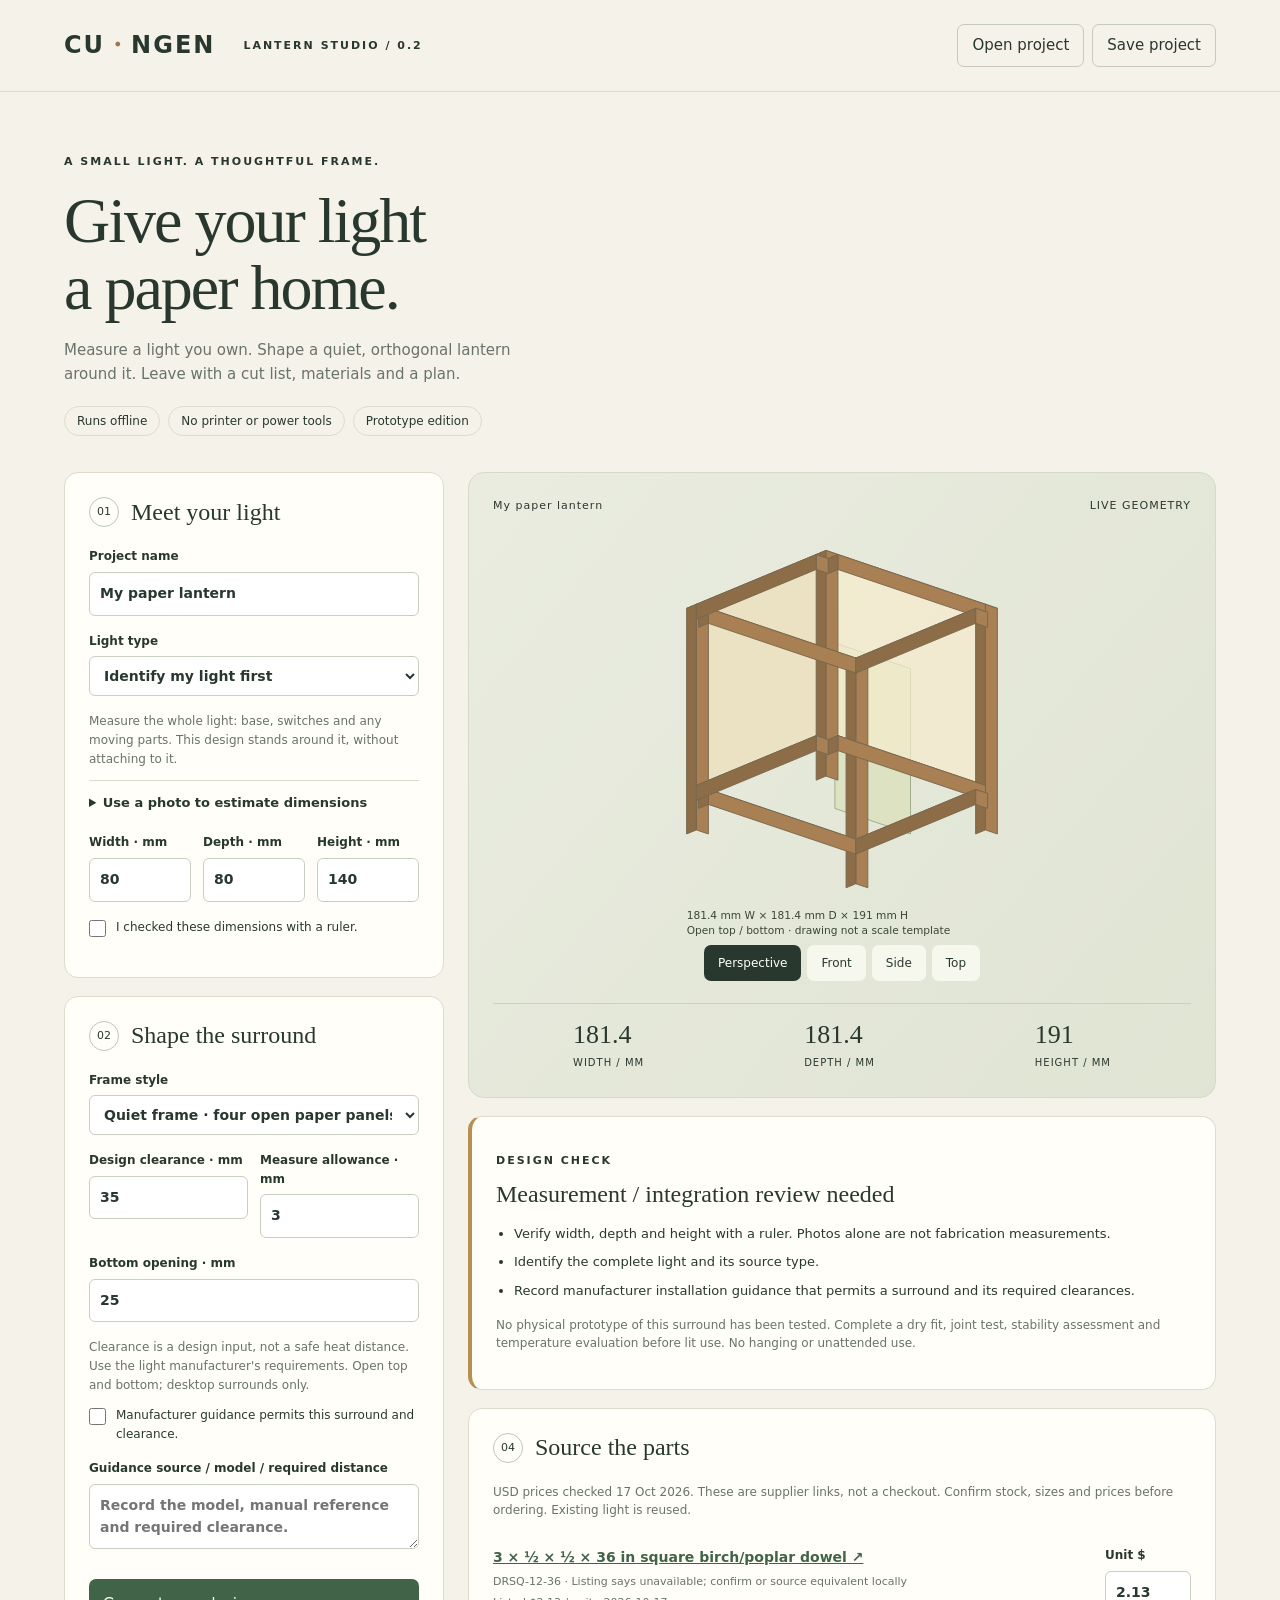
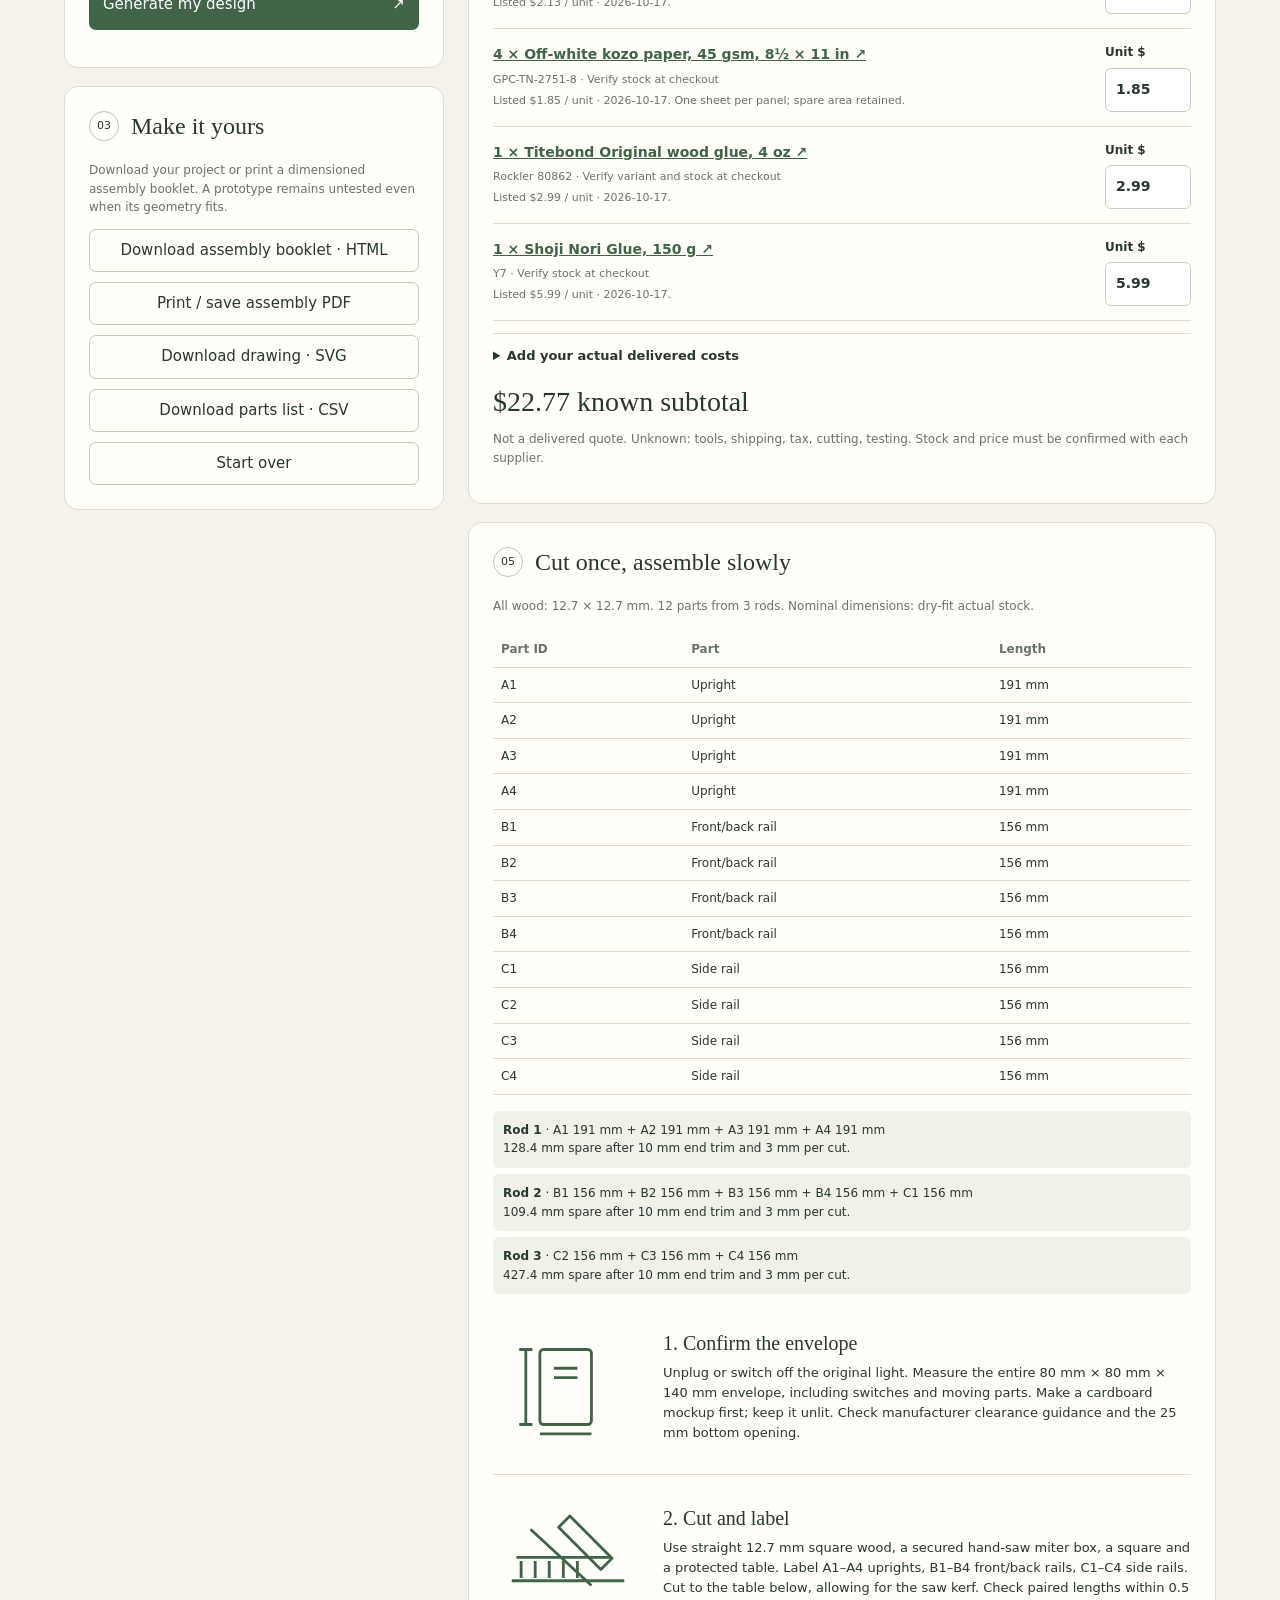
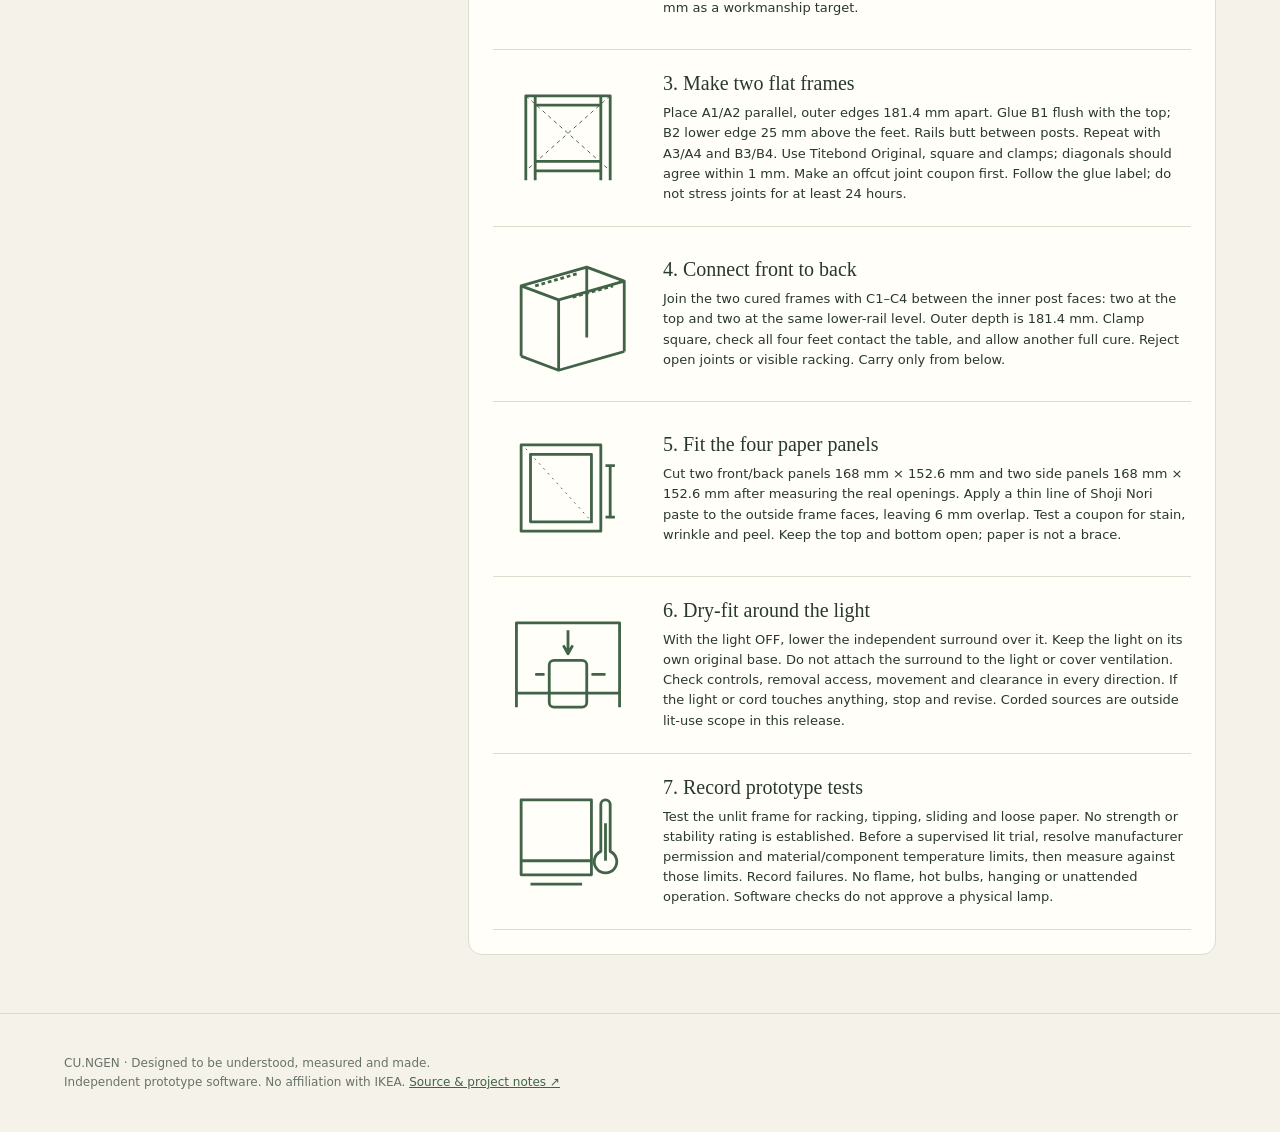
<file: app/index.html>
<!doctype html>
<html lang="en"><head><meta charset="utf-8"><meta name="viewport" content="width=device-width,initial-scale=1">
<meta name="color-scheme" content="light"><title>CU.NGEN · Lantern Studio</title><link rel="stylesheet" href="styles.css">
</head><body>
<header><a class="brand" href="#">CU<span>・</span>NGEN</a><span class="edition">LANTERN STUDIO / 0.2</span><div class="header-actions"><button id="load">Open project</button><button id="save">Save project</button></div></header>
<main><section class="intro"><p class="eyebrow">A SMALL LIGHT. A THOUGHTFUL FRAME.</p><h1>Give your light<br>a paper home.</h1><p>Measure a light you own. Shape a quiet, orthogonal lantern around it. Leave with a cut list, materials and a plan.</p><div class="tags"><span>Runs offline</span><span>No printer or power tools</span><span>Prototype edition</span></div></section>
<div class="studio"><div class="controls">
<section class="card"><div class="section-title"><span class="number">01</span><h2>Meet your light</h2></div><label>Project name<input id="name" value="My paper lantern" maxlength="80"></label>
<label>Light type<select id="lightType"><option value="unknown">Identify my light first</option><option value="battery-led">Complete battery-powered LED light</option><option value="corded-led">Complete corded LED light — review required</option><option value="hot">Incandescent, halogen or flame — unsupported</option></select></label>
<p class="hint">Measure the whole light: base, switches and any moving parts. This design stands around it, without attaching to it.</p>
<details><summary>Use a photo to estimate dimensions</summary><p class="hint">Take straight-on front and side photos. Put a ruler in the same plane as the feature measured. Perspective and hidden depth cause error; confirm every dimension physically.</p>
<div class="row"><label>Photo view<select id="photoView"><option value="front">Front: width + height</option><option value="side">Side: depth + height</option></select></label><label>Reference length (mm)<input id="reference" type="number" value="100" min="10" max="1000"></label></div>
<label class="upload">Choose photo / use camera<input id="photo" type="file" accept="image/*" capture="environment"></label><canvas id="photoCanvas" width="600" height="400" tabindex="0" aria-label="Photo measurement area: click reference endpoints then light bounding corners"></canvas>
<p id="photoStatus" role="status">Choose a photo, then mark 2 ruler endpoints and 2 opposite corners around the whole light.</p><button id="undoPhoto" type="button">Undo point</button> <button id="applyPhoto" type="button" disabled>Use estimate</button><p class="hint">Photos stay in memory on this device. They are not uploaded or included in saved projects. Keyboard/manual measurement fields are available below.</p></details>
<div class="row triple"><label>Width · mm<input id="width" type="number" min="10" max="350" step="0.1" value="80"></label><label>Depth · mm<input id="depth" type="number" min="10" max="350" step="0.1" value="80"></label><label>Height · mm<input id="height" type="number" min="10" max="350" step="0.1" value="140"></label></div>
<label class="check"><input id="confirmed" type="checkbox">I checked these dimensions with a ruler.</label></section>
<section class="card"><div class="section-title"><span class="number">02</span><h2>Shape the surround</h2></div>
<label>Frame style<select id="style"><option value="plain">Quiet frame · four open paper panels</option><option value="split">Split frame · one upright mullion per face</option></select></label>
<div class="row"><label>Design clearance · mm<input id="clearance" type="number" min="10" max="100" value="35"></label><label>Measure allowance · mm<input id="tolerance" type="number" min="1" max="10" value="3"></label></div>
<label>Bottom opening · mm<input id="gap" type="number" min="15" max="40" value="25"></label><p class="hint">Clearance is a design input, not a safe heat distance. Use the light manufacturer's requirements. Open top and bottom; desktop surrounds only.</p>
<label class="check"><input id="clearanceVerified" type="checkbox">Manufacturer guidance permits this surround and clearance.</label><label>Guidance source / model / required distance<textarea id="evidence" rows="2" placeholder="Record the model, manual reference and required clearance." maxlength="1000"></textarea></label>
<button class="primary" id="generate">Generate my design <span>↗</span></button><p id="errors" class="error" role="alert"></p></section>
<section class="card"><div class="section-title"><span class="number">03</span><h2>Make it yours</h2></div><p class="hint">Download your project or print a dimensioned assembly booklet. A prototype remains untested even when its geometry fits.</p><div class="button-stack"><button id="bookletFile">Download assembly booklet · HTML</button><button id="booklet">Print / save assembly PDF</button><button id="svg">Download drawing · SVG</button><button id="csv">Download parts list · CSV</button><button id="reset">Start over</button></div></section>
</div><div class="results"><section class="preview"><div class="preview-top"><span id="previewName">My paper lantern</span><span>LIVE GEOMETRY</span></div><div id="drawing"></div><div class="view-buttons"><button data-view="perspective" class="active">Perspective</button><button data-view="front">Front</button><button data-view="side">Side</button><button data-view="top">Top</button></div><div id="dimensions" class="metrics"></div></section>
<section class="card status"><p class="eyebrow">DESIGN CHECK</p><h2 id="statusTitle"></h2><ul id="holds"></ul><p class="hint">No physical prototype of this surround has been tested. Complete a dry fit, joint test, stability assessment and temperature evaluation before lit use. No hanging or unattended use.</p></section>
<section class="card"><div class="section-title"><span class="number">04</span><h2>Source the parts</h2></div><p class="hint">USD prices checked 17 Oct 2026. These are supplier links, not a checkout. Confirm stock, sizes and prices before ordering. Existing light is reused.</p><div id="bom"></div><details><summary>Add your actual delivered costs</summary><p class="hint">Enter zero only when a cost is genuinely zero or the tool is already owned. Empty means unknown. Test equipment or a cutting service may add cost.</p><div class="row"><label>Tools · $<input id="tools" type="number" min="0" step="0.01" placeholder="Unknown"></label><label>Shipping · $<input id="shipping" type="number" min="0" step="0.01" placeholder="Unknown"></label><label>Tax · $<input id="tax" type="number" min="0" step="0.01" placeholder="Unknown"></label><label>Cutting service · $<input id="cutting" type="number" min="0" step="0.01" placeholder="Unknown"></label><label>Testing equipment · $<input id="testing" type="number" min="0" step="0.01" placeholder="Unknown"></label></div></details><div id="total" class="total"></div><p id="costNote" class="hint"></p></section>
<section class="card"><div class="section-title"><span class="number">05</span><h2>Cut once, assemble slowly</h2></div><div id="cuts"></div><div id="steps"></div></section>
</div></div></main><footer>CU.NGEN · Designed to be understood, measured and made.<br>Independent prototype software. No affiliation with IKEA. <a href="https://github.com/JonnyFaeth/CU.NGEN" target="_blank" rel="noopener noreferrer">Source & project notes ↗</a></footer>
<input type="file" id="projectFile" accept="application/json,.json" hidden><div id="notice" role="status"></div><div id="printBook"></div>
<script src="engine.js"></script><script src="app.js"></script></body></html>
</file>
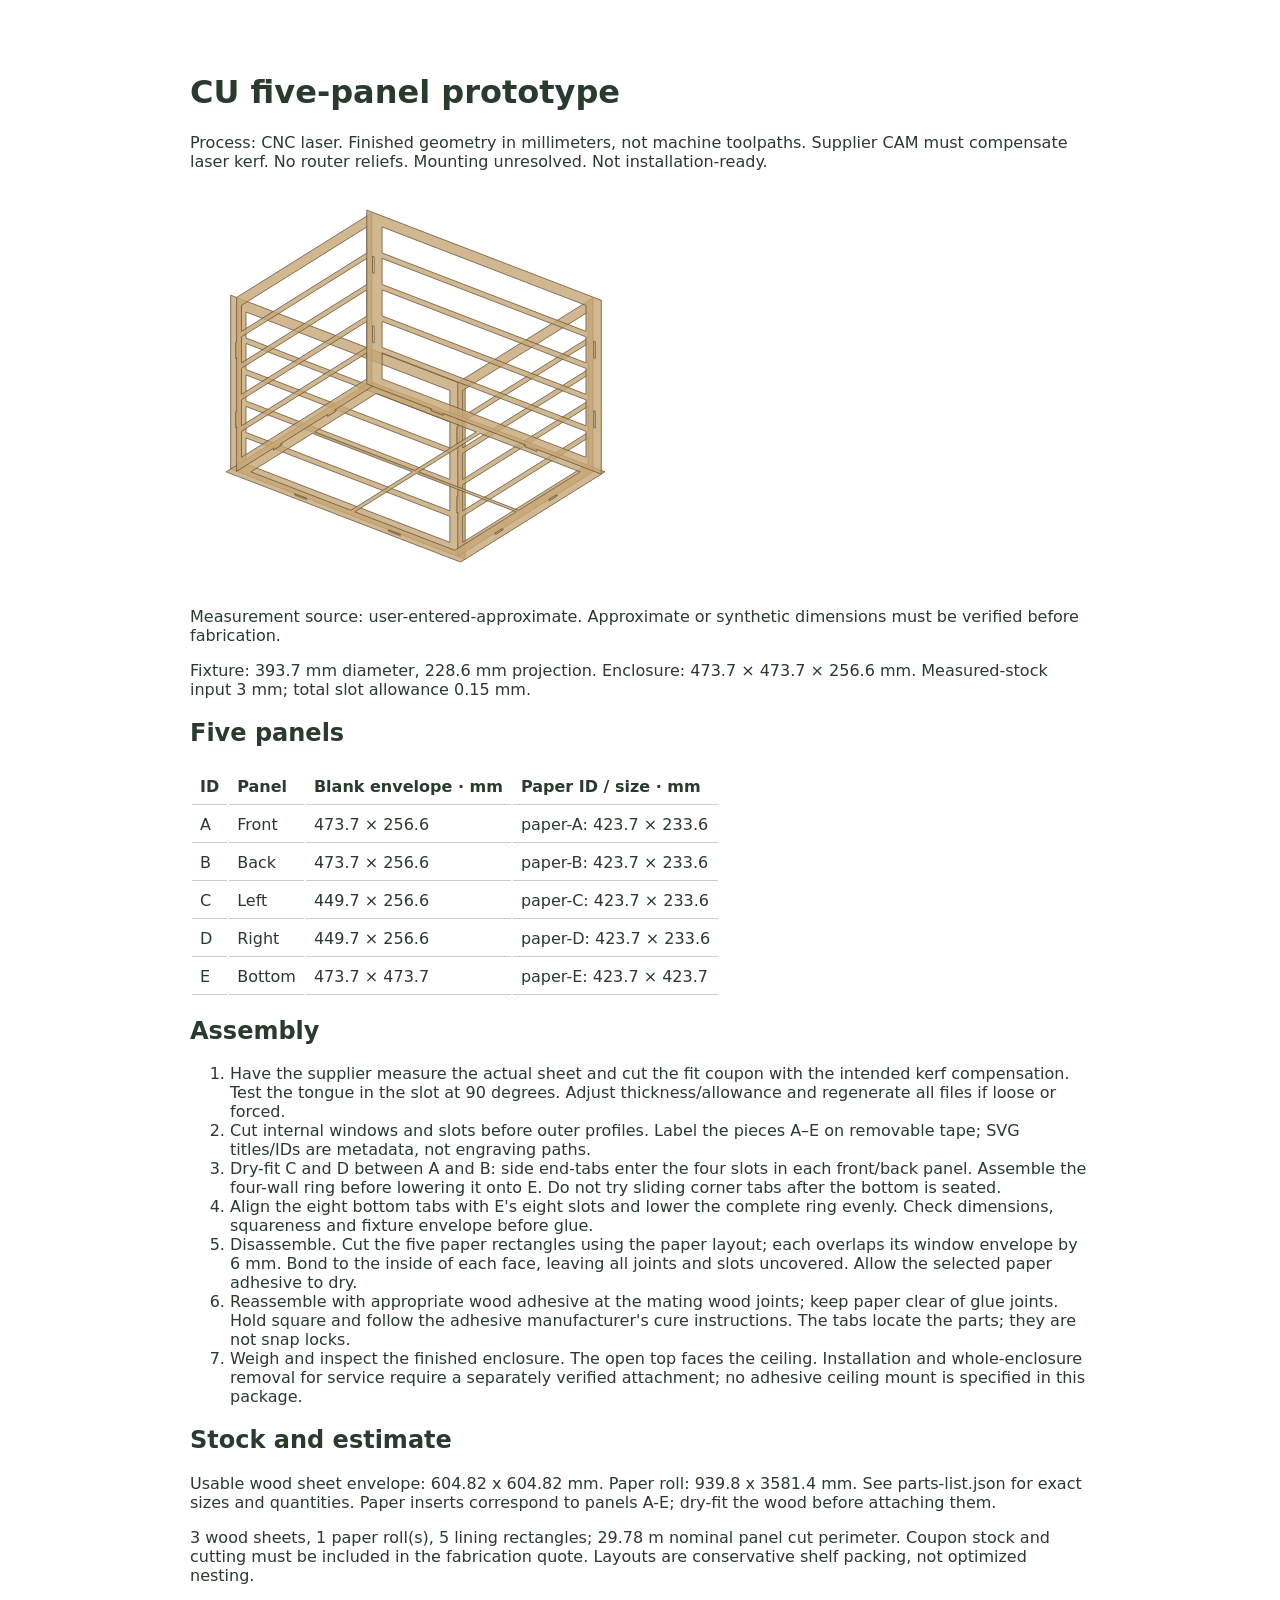
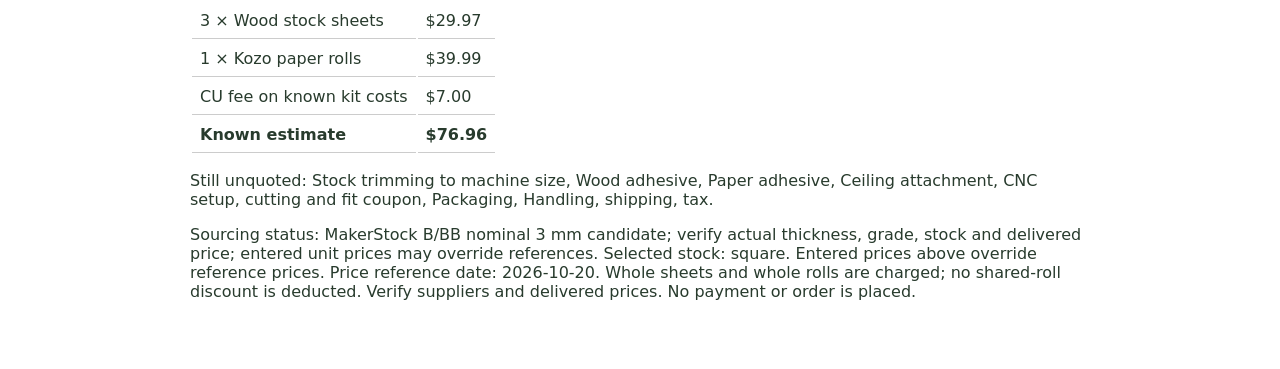
<file: procurement/ceiling-nine-inch-planning/assembly-guide.html>
<!doctype html><meta charset="utf-8"><title>CU five-panel prototype</title><style>body{font:16px system-ui;max-width:900px;margin:32px auto;padding:20px;color:#283b2d}svg{max-width:100%;height:auto;max-height:400px}td,th{padding:8px;border-bottom:1px solid #ccc;text-align:left}@media print{button{display:none}}</style><h1>CU five-panel prototype </h1><p>Process: CNC laser. Finished geometry in millimeters, not machine toolpaths. Supplier CAM must compensate laser kerf. No router reliefs. Mounting unresolved. Not installation-ready.</p><svg role="img" aria-label="Assembled five-panel enclosure, open top" viewBox="0 0 615.8100000000001 525.09" xmlns="http://www.w3.org/2000/svg"><path d="M53.37,141.97 L361.27,260.4 L361.27,488.64 L276.7,456.11 L276.7,458.81 L261.1,452.81 L261.1,450.11 L153.54,408.74 L153.54,411.44 L137.94,405.44 L137.94,402.74 L53.37,370.21 Z M61.12,202.56 L63.17,203.35 L63.17,225.08 L61.12,224.3 Z M61.12,293.86 L63.17,294.64 L63.17,316.38 L61.12,315.59 Z M351.48,314.24 L353.52,315.02 L353.52,336.76 L351.48,335.97 Z M351.48,405.53 L353.52,406.32 L353.52,428.05 L351.48,427.27 Z M73.52,164.13 L341.13,267.05 L341.13,301.18 L73.52,198.25 Z M73.52,205.45 L341.13,308.38 L341.13,342.51 L73.52,239.58 Z M73.52,246.78 L341.13,349.71 L341.13,383.83 L73.52,280.91 Z M73.52,288.11 L341.13,391.03 L341.13,425.16 L73.52,322.24 Z M73.52,329.44 L341.13,432.36 L341.13,466.49 L73.52,363.56 Z" fill="#c7a775" fill-opacity=".8" fill-rule="evenodd" stroke="#635239" stroke-width="1"/><path d="M529,145.72 L351.52,256.65 L351.52,314.32 L350.32,315.07 L350.32,336.67 L351.52,335.92 L351.52,405.62 L350.32,406.37 L350.32,427.97 L351.52,427.22 L351.52,484.89 L399.97,454.61 L399.97,457.31 L409.57,451.31 L409.57,448.61 L470.96,410.24 L470.96,412.94 L480.56,406.94 L480.56,404.24 L529,373.96 L529,316.29 L530.21,315.54 L530.21,293.94 L529,294.69 L529,225 L530.21,224.25 L530.21,202.65 L529,203.4 Z M522.61,164.13 L357.92,267.05 L357.92,301.18 L522.61,198.25 Z M522.61,205.45 L357.92,308.38 L357.92,342.51 L522.61,239.58 Z M522.61,246.78 L357.92,349.71 L357.92,383.83 L522.61,280.91 Z M522.61,288.11 L357.92,391.03 L357.92,425.16 L522.61,322.24 Z M522.61,329.44 L357.92,432.36 L357.92,466.49 L522.61,363.56 Z" fill="#c7a775" fill-opacity=".8" fill-rule="evenodd" stroke="#635239" stroke-width="1"/><path d="M236.85,255.54 L544.75,373.97 L355.27,492.39 L47.37,373.97 Z M316.6,291.03 L332.3,297.07 L331.04,297.86 L315.34,291.82 Z M439.76,338.4 L455.46,344.44 L454.2,345.23 L438.5,339.19 Z M137.92,402.7 L153.62,408.74 L152.36,409.53 L136.66,403.49 Z M261.08,450.07 L276.78,456.11 L275.52,456.9 L259.82,450.86 Z M190.19,292.53 L192.23,293.32 L182.57,299.36 L180.53,298.57 Z M119.2,336.9 L121.24,337.69 L111.58,343.73 L109.54,342.94 Z M480.54,404.2 L482.59,404.99 L472.93,411.03 L470.88,410.24 Z M409.55,448.57 L411.6,449.36 L401.94,455.4 L399.89,454.61 Z M244.6,271.04 L375.8,321.5 L295.06,371.97 L163.86,321.5 Z M160.66,323.5 L291.86,373.97 L211.12,424.43 L79.92,373.97 Z M381,323.5 L512.21,373.97 L431.47,424.43 L300.26,373.97 Z M297.06,375.97 L428.26,426.43 L347.52,476.89 L216.32,426.43 Z" fill="#c7a775" fill-opacity=".8" fill-rule="evenodd" stroke="#635239" stroke-width="1"/><path d="M238.65,34.05 L61.17,144.97 L61.17,202.65 L59.97,203.4 L59.97,225 L61.17,224.25 L61.17,293.94 L59.97,294.69 L59.97,316.29 L61.17,315.54 L61.17,373.21 L109.61,342.94 L109.61,345.64 L119.21,339.64 L119.21,336.94 L180.61,298.57 L180.61,301.27 L190.21,295.27 L190.21,292.57 L238.65,262.29 L238.65,204.62 L239.85,203.87 L239.85,182.27 L238.65,183.02 L238.65,113.32 L239.85,112.57 L239.85,90.97 L238.65,91.72 Z M232.25,52.45 L67.57,155.38 L67.57,189.5 L232.25,86.58 Z M232.25,93.78 L67.57,196.7 L67.57,230.83 L232.25,127.91 Z M232.25,135.11 L67.57,238.03 L67.57,272.16 L232.25,169.23 Z M232.25,176.43 L67.57,279.36 L67.57,313.49 L232.25,210.56 Z M232.25,217.76 L67.57,320.69 L67.57,354.81 L232.25,251.89 Z" fill="#c7a775" fill-opacity=".8" fill-rule="evenodd" stroke="#635239" stroke-width="1"/><path d="M232.05,30.3 L539.96,148.72 L539.96,376.96 L455.38,344.44 L455.38,347.14 L439.78,341.14 L439.78,338.44 L332.22,297.07 L332.22,299.77 L316.62,293.77 L316.62,291.07 L232.05,258.54 Z M239.8,90.89 L241.85,91.67 L241.85,113.41 L239.8,112.62 Z M239.8,182.18 L241.85,182.97 L241.85,204.7 L239.8,203.92 Z M530.16,202.56 L532.2,203.35 L532.2,225.08 L530.16,224.3 Z M530.16,293.86 L532.2,294.64 L532.2,316.38 L530.16,315.59 Z M252.2,52.45 L519.81,155.38 L519.81,189.5 L252.2,86.58 Z M252.2,93.78 L519.81,196.7 L519.81,230.83 L252.2,127.91 Z M252.2,135.11 L519.81,238.03 L519.81,272.16 L252.2,169.23 Z M252.2,176.43 L519.81,279.36 L519.81,313.49 L252.2,210.56 Z M252.2,217.76 L519.81,320.69 L519.81,354.81 L252.2,251.89 Z" fill="#c7a775" fill-opacity=".8" fill-rule="evenodd" stroke="#635239" stroke-width="1"/></svg><p>Measurement source: user-entered-approximate. Approximate or synthetic dimensions must be verified before fabrication.</p><p>Fixture: 393.7 mm diameter, 228.6 mm projection. Enclosure: 473.7 × 473.7 × 256.6 mm. Measured-stock input 3 mm; total slot allowance 0.15 mm.</p><h2>Five panels</h2><table><tr><th>ID</th><th>Panel</th><th>Blank envelope · mm</th><th>Paper ID / size · mm</th></tr><tr><td>A</td><td>Front</td><td>473.7 × 256.6</td><td>paper-A: 423.7 × 233.6</td></tr><tr><td>B</td><td>Back</td><td>473.7 × 256.6</td><td>paper-B: 423.7 × 233.6</td></tr><tr><td>C</td><td>Left</td><td>449.7 × 256.6</td><td>paper-C: 423.7 × 233.6</td></tr><tr><td>D</td><td>Right</td><td>449.7 × 256.6</td><td>paper-D: 423.7 × 233.6</td></tr><tr><td>E</td><td>Bottom</td><td>473.7 × 473.7</td><td>paper-E: 423.7 × 423.7</td></tr></table><h2>Assembly</h2><ol><li>Have the supplier measure the actual sheet and cut the fit coupon with the intended kerf compensation. Test the tongue in the slot at 90 degrees. Adjust thickness/allowance and regenerate all files if loose or forced.</li><li>Cut internal windows and slots before outer profiles. Label the pieces A–E on removable tape; SVG titles/IDs are metadata, not engraving paths.</li><li>Dry-fit C and D between A and B: side end-tabs enter the four slots in each front/back panel. Assemble the four-wall ring before lowering it onto E. Do not try sliding corner tabs after the bottom is seated.</li><li>Align the eight bottom tabs with E's eight slots and lower the complete ring evenly. Check dimensions, squareness and fixture envelope before glue.</li><li>Disassemble. Cut the five paper rectangles using the paper layout; each overlaps its window envelope by 6 mm. Bond to the inside of each face, leaving all joints and slots uncovered. Allow the selected paper adhesive to dry.</li><li>Reassemble with appropriate wood adhesive at the mating wood joints; keep paper clear of glue joints. Hold square and follow the adhesive manufacturer's cure instructions. The tabs locate the parts; they are not snap locks.</li><li>Weigh and inspect the finished enclosure. The open top faces the ceiling. Installation and whole-enclosure removal for service require a separately verified attachment; no adhesive ceiling mount is specified in this package.</li></ol><h2>Stock and estimate</h2><p>Usable wood sheet envelope: 604.82 x 604.82 mm. Paper roll: 939.8 x 3581.4 mm. See parts-list.json for exact sizes and quantities. Paper inserts correspond to panels A-E; dry-fit the wood before attaching them.</p><p>3 wood sheets, 1 paper roll(s), 5 lining rectangles; 29.78 m nominal panel cut perimeter. Coupon stock and cutting must be included in the fabrication quote. Layouts are conservative shelf packing, not optimized nesting.</p><table><tr><td>3 × Wood stock sheets</td><td>$29.97</td></tr><tr><td>1 × Kozo paper rolls</td><td>$39.99</td></tr><tr><td>CU fee on known kit costs</td><td>$7.00</td></tr><tr><th>Known estimate</th><th>$76.96</th></tr></table><p>Still unquoted: Stock trimming to machine size, Wood adhesive, Paper adhesive, Ceiling attachment, CNC setup, cutting and fit coupon, Packaging, Handling, shipping, tax.</p><p>Sourcing status: MakerStock B/BB nominal 3 mm candidate; verify actual thickness, grade, stock and delivered price; entered unit prices may override references. Selected stock: square. Entered prices above override reference prices. Price reference date: 2026-10-20. Whole sheets and whole rolls are charged; no shared-roll discount is deducted. Verify suppliers and delivered prices. No payment or order is placed.</p>
</file>
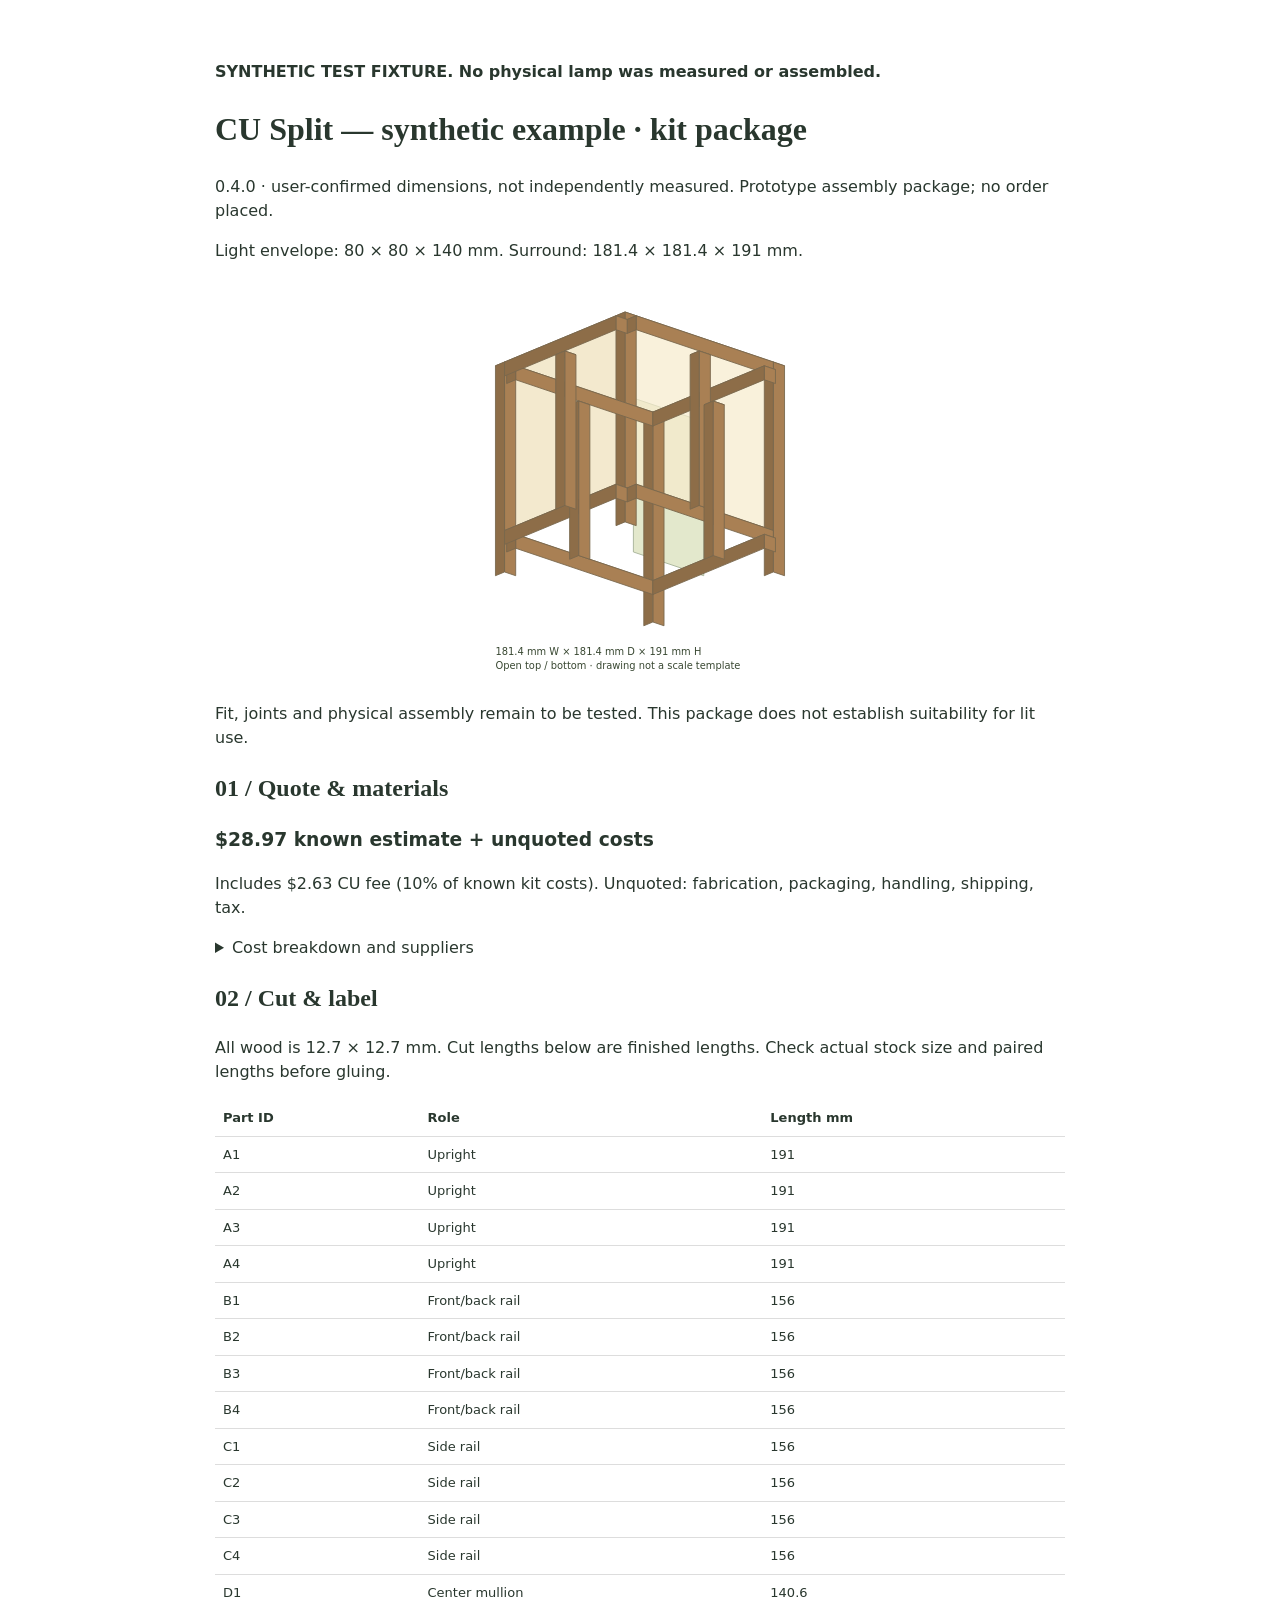
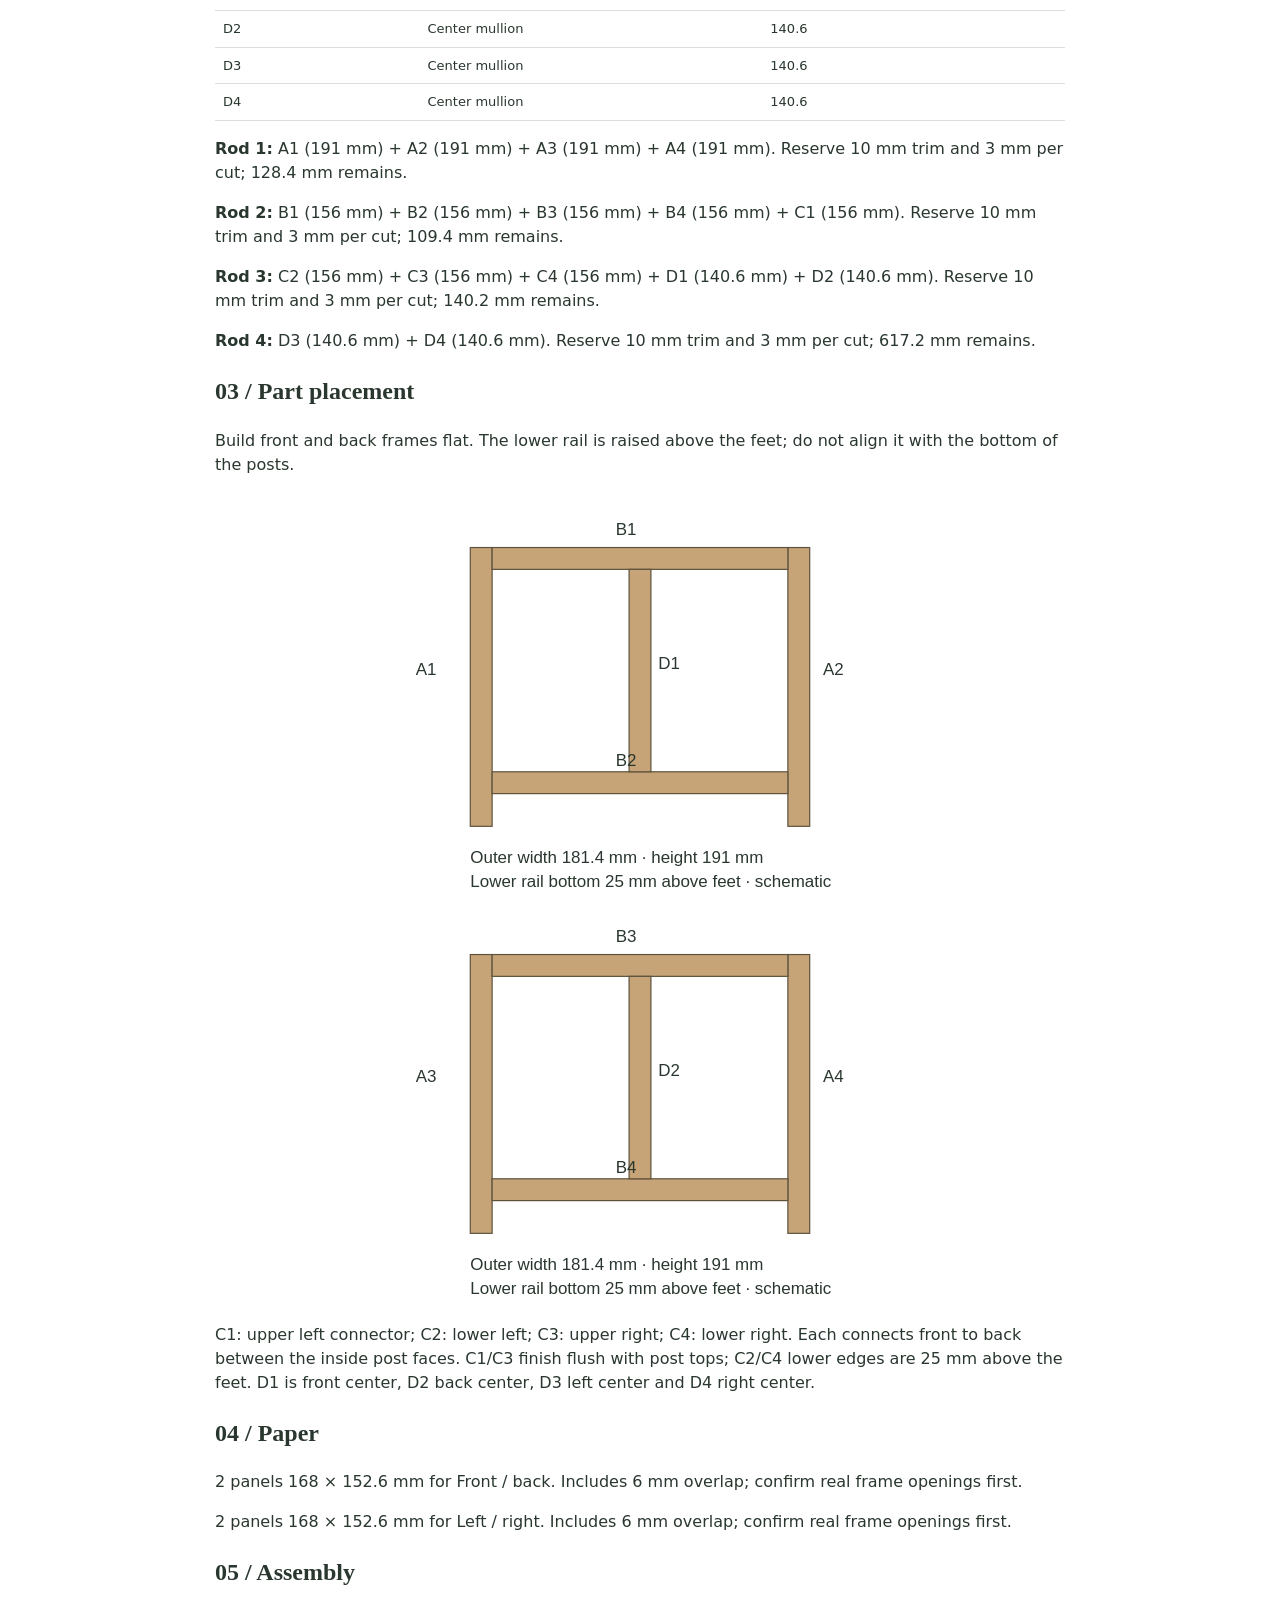
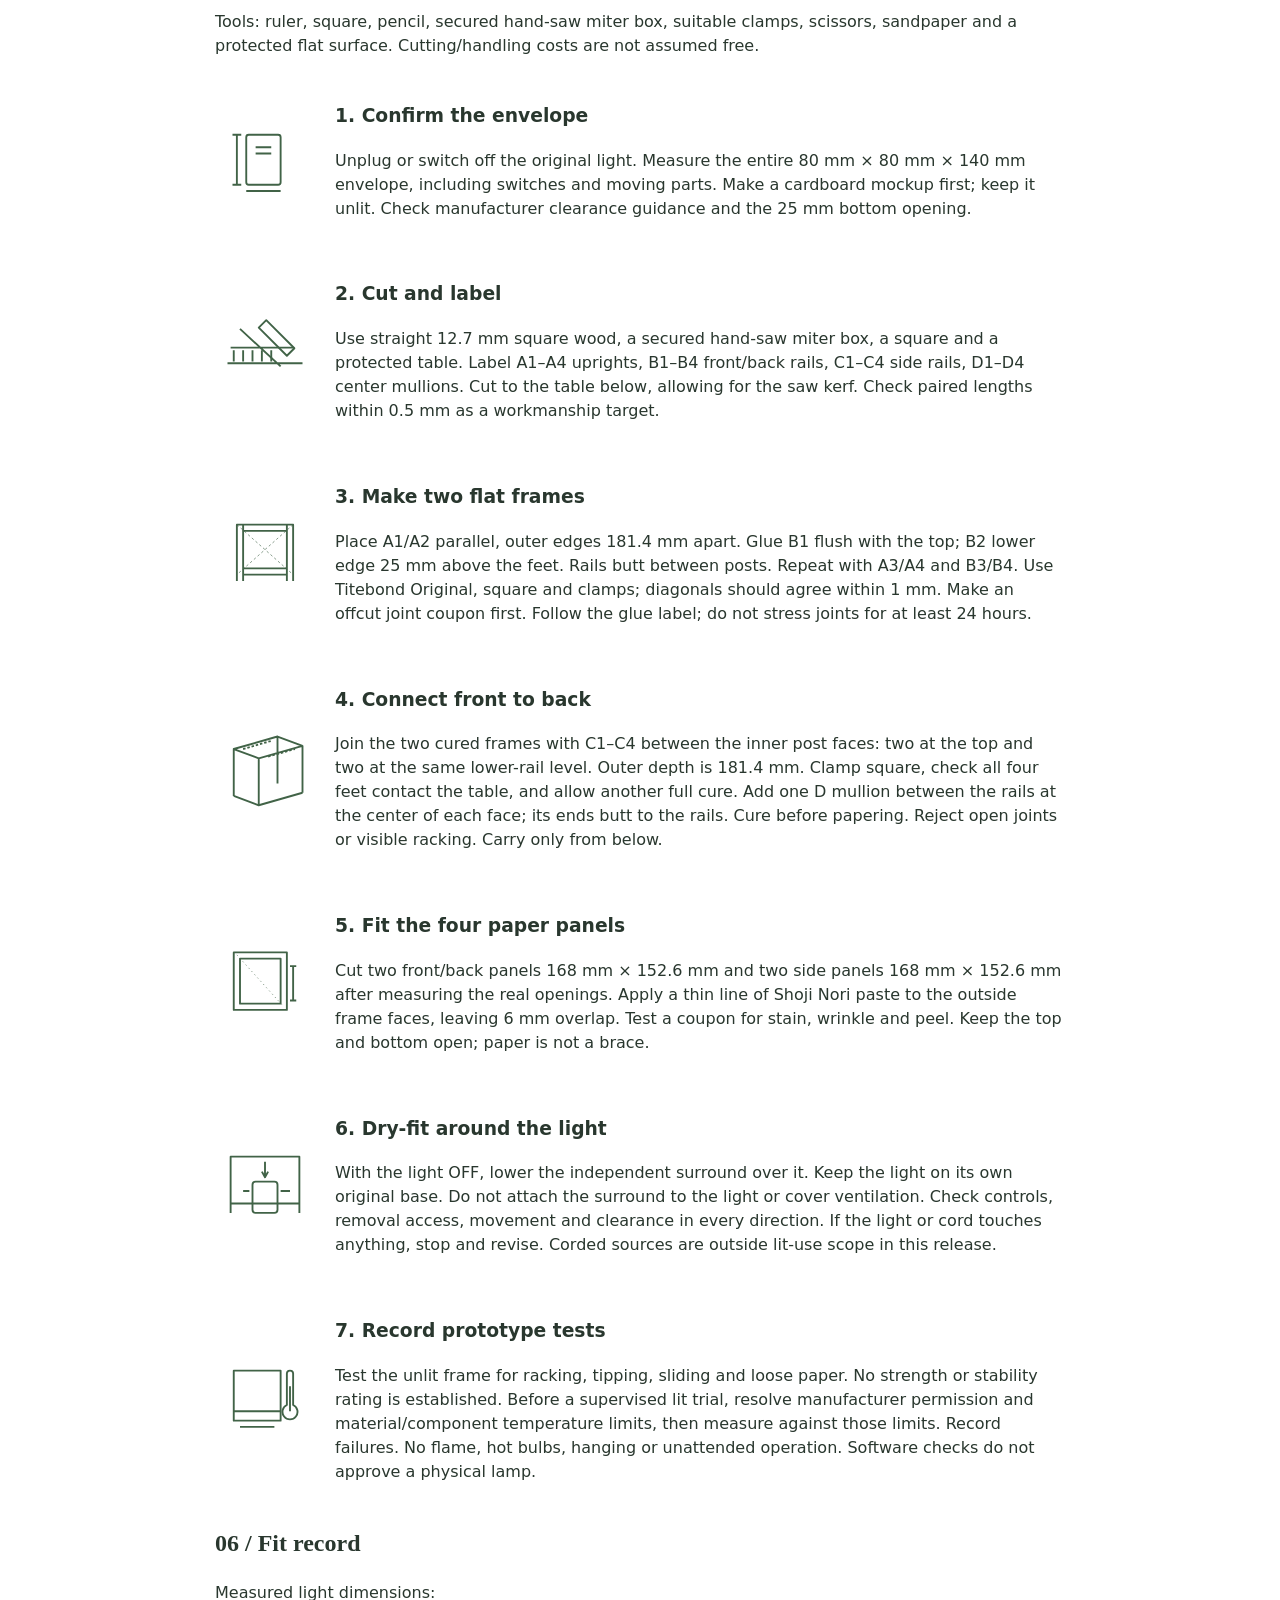
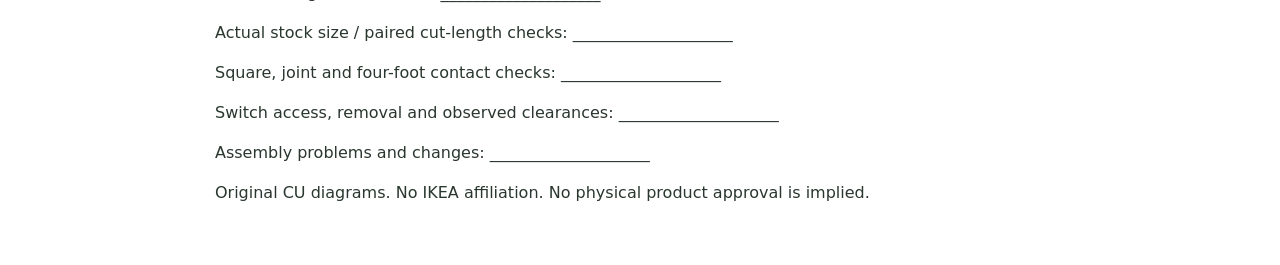
<file: simulations/example-kit/kit.html>
<!doctype html><html lang="en"><meta charset="utf-8"><meta name="viewport" content="width=device-width,initial-scale=1"><title>CU Split — synthetic example kit package</title><style>body{max-width:850px;margin:24px auto;padding:20px;font:16px/1.5 system-ui;color:#29372e}svg{max-height:400px;width:100%}table{width:100%;border-collapse:collapse;font-size:13px}td,th{padding:8px;border-bottom:1px solid #ddd;text-align:left;overflow-wrap:anywhere}.step{display:flex;gap:20px;margin:25px 0;break-inside:avoid}.step svg{width:100px;flex-shrink:0}h1,h2{font-family:Georgia}@media print{h2{break-before:page}a{color:inherit}}@media(max-width:500px){.step{display:block}}</style><p><strong>SYNTHETIC TEST FIXTURE. No physical lamp was measured or assembled.</strong></p><h1>CU Split — synthetic example · kit package</h1><p>0.4.0 · user-confirmed dimensions, not independently measured. Prototype assembly package; no order placed.</p><p>Light envelope: 80 × 80 × 140 mm. Surround: 181.4 × 181.4 × 191 mm.</p><svg xmlns="http://www.w3.org/2000/svg" role="img" aria-label="Dimensioned perspective view of independent lantern surround" viewBox="-162.91000000000003 -221 353.03000000000003 363.956"><polygon points="7.604999999999997,27.378000000000004 71.60499999999999,48.977999999999994 71.60499999999999,-91.022 7.604999999999997,-112.622" fill="#dae1bb" stroke="#879775" stroke-width=".8" opacity="0.75"/><polygon points="5.359999999999999,-29.891000000000002 139.76000000000002,15.469000000000008 139.76000000000002,-137.131 5.359999999999999,-182.491" fill="#f7eccd" stroke="#cfc2a0" stroke-width=".8" opacity="0.7"/><polygon points="-4.3549999999999995,-29.891000000000002 -113.55500000000002,15.469000000000008 -113.55500000000002,-137.131 -4.3549999999999995,-182.491" fill="#eee0ba" stroke="#cfc2a0" stroke-width=".8" opacity="0.7"/><polygon points="0,-191 10.16,-187.571 1.9050000000000011,-184.142 -8.254999999999999,-187.571" fill="#c6a478" stroke="#79684e" stroke-width=".8" opacity="1"/><polygon points="0,0 10.16,3.429 10.16,-187.571 0,-191" fill="#a98054" stroke="#79684e" stroke-width=".8" opacity="1"/><polygon points="0,0 -8.254999999999999,3.429 -8.254999999999999,-187.571 0,-191" fill="#8d6d48" stroke="#79684e" stroke-width=".8" opacity="1"/><polygon points="-109.65500000000002,-145.451 -99.49500000000002,-142.022 -107.75000000000001,-138.593 -117.91000000000001,-142.022" fill="#c6a478" stroke="#79684e" stroke-width=".8" opacity="1"/><polygon points="-109.65500000000002,45.54900000000001 -99.49500000000002,48.978 -99.49500000000002,-142.022 -109.65500000000002,-145.451" fill="#a98054" stroke="#79684e" stroke-width=".8" opacity="1"/><polygon points="-109.65500000000002,45.54900000000001 -117.91000000000001,48.978 -117.91000000000001,-142.022 -109.65500000000002,-145.451" fill="#8d6d48" stroke="#79684e" stroke-width=".8" opacity="1"/><polygon points="134.96,-145.451 145.12,-142.022 136.865,-138.593 126.70500000000001,-142.022" fill="#c6a478" stroke="#79684e" stroke-width=".8" opacity="1"/><polygon points="134.96,45.54900000000001 145.12,48.978 145.12,-142.022 134.96,-145.451" fill="#a98054" stroke="#79684e" stroke-width=".8" opacity="1"/><polygon points="134.96,45.54900000000001 126.70500000000001,48.978 126.70500000000001,-142.022 134.96,-145.451" fill="#8d6d48" stroke="#79684e" stroke-width=".8" opacity="1"/><polygon points="25.304999999999993,-99.90199999999999 35.46499999999999,-96.47299999999998 27.209999999999994,-93.044 17.049999999999997,-96.47299999999998" fill="#c6a478" stroke="#79684e" stroke-width=".8" opacity="1"/><polygon points="25.304999999999993,91.09800000000001 35.46499999999999,94.52700000000002 35.46499999999999,-96.47299999999998 25.304999999999993,-99.90199999999999" fill="#a98054" stroke="#79684e" stroke-width=".8" opacity="1"/><polygon points="25.304999999999993,91.09800000000001 17.049999999999997,94.52700000000002 17.049999999999997,-96.47299999999998 25.304999999999993,-99.90199999999999" fill="#8d6d48" stroke="#79684e" stroke-width=".8" opacity="1"/><polygon points="10.16,-34.271 134.96,7.848999999999997 126.70500000000001,11.277999999999992 1.9050000000000011,-30.842000000000002" fill="#c6a478" stroke="#79684e" stroke-width=".8" opacity="1"/><polygon points="10.16,-21.571 134.96,20.549 134.96,7.848999999999997 10.16,-34.271" fill="#a98054" stroke="#79684e" stroke-width=".8" opacity="1"/><polygon points="10.16,-21.571 1.9050000000000011,-18.142 1.9050000000000011,-30.842000000000002 10.16,-34.271" fill="#8d6d48" stroke="#79684e" stroke-width=".8" opacity="1"/><polygon points="-99.49500000000002,11.277999999999999 25.304999999999993,53.397999999999996 17.049999999999997,56.82700000000001 -107.75000000000001,14.707" fill="#c6a478" stroke="#79684e" stroke-width=".8" opacity="1"/><polygon points="-99.49500000000002,23.978 25.304999999999993,66.098 25.304999999999993,53.397999999999996 -99.49500000000002,11.277999999999999" fill="#a98054" stroke="#79684e" stroke-width=".8" opacity="1"/><polygon points="-99.49500000000002,23.978 -107.75000000000001,27.407000000000004 -107.75000000000001,14.707 -99.49500000000002,11.277999999999999" fill="#8d6d48" stroke="#79684e" stroke-width=".8" opacity="1"/><polygon points="-8.254999999999999,-34.271 1.9050000000000011,-30.842000000000002 -99.495,11.277999999999992 -109.655,7.848999999999997" fill="#c6a478" stroke="#79684e" stroke-width=".8" opacity="1"/><polygon points="-8.254999999999999,-21.571 1.9050000000000011,-18.142 1.9050000000000011,-30.842000000000002 -8.254999999999999,-34.271" fill="#a98054" stroke="#79684e" stroke-width=".8" opacity="1"/><polygon points="-8.254999999999999,-21.571 -109.655,20.549 -109.655,7.848999999999997 -8.254999999999999,-34.271" fill="#8d6d48" stroke="#79684e" stroke-width=".8" opacity="1"/><polygon points="126.70500000000001,11.277999999999999 136.865,14.707 35.465,56.82700000000001 25.305000000000007,53.397999999999996" fill="#c6a478" stroke="#79684e" stroke-width=".8" opacity="1"/><polygon points="126.70500000000001,23.978 136.865,27.407000000000004 136.865,14.707 126.70500000000001,11.277999999999999" fill="#a98054" stroke="#79684e" stroke-width=".8" opacity="1"/><polygon points="126.70500000000001,23.978 25.305000000000007,66.098 25.305000000000007,53.397999999999996 126.70500000000001,11.277999999999999" fill="#8d6d48" stroke="#79684e" stroke-width=".8" opacity="1"/><polygon points="10.16,-187.571 134.96,-145.451 126.70500000000001,-142.022 1.9050000000000011,-184.142" fill="#c6a478" stroke="#79684e" stroke-width=".8" opacity="1"/><polygon points="10.16,-174.871 134.96,-132.751 134.96,-145.451 10.16,-187.571" fill="#a98054" stroke="#79684e" stroke-width=".8" opacity="1"/><polygon points="10.16,-174.871 1.9050000000000011,-171.442 1.9050000000000011,-184.142 10.16,-187.571" fill="#8d6d48" stroke="#79684e" stroke-width=".8" opacity="1"/><polygon points="-99.49500000000002,-142.022 25.304999999999993,-99.902 17.049999999999997,-96.47299999999998 -107.75000000000001,-138.593" fill="#c6a478" stroke="#79684e" stroke-width=".8" opacity="1"/><polygon points="-99.49500000000002,-129.322 25.304999999999993,-87.20200000000001 25.304999999999993,-99.902 -99.49500000000002,-142.022" fill="#a98054" stroke="#79684e" stroke-width=".8" opacity="1"/><polygon points="-99.49500000000002,-129.322 -107.75000000000001,-125.893 -107.75000000000001,-138.593 -99.49500000000002,-142.022" fill="#8d6d48" stroke="#79684e" stroke-width=".8" opacity="1"/><polygon points="-8.254999999999999,-187.571 1.9050000000000011,-184.142 -99.495,-142.022 -109.655,-145.451" fill="#c6a478" stroke="#79684e" stroke-width=".8" opacity="1"/><polygon points="-8.254999999999999,-174.871 1.9050000000000011,-171.442 1.9050000000000011,-184.142 -8.254999999999999,-187.571" fill="#a98054" stroke="#79684e" stroke-width=".8" opacity="1"/><polygon points="-8.254999999999999,-174.871 -109.655,-132.751 -109.655,-145.451 -8.254999999999999,-187.571" fill="#8d6d48" stroke="#79684e" stroke-width=".8" opacity="1"/><polygon points="126.70500000000001,-142.022 136.865,-138.593 35.465,-96.47299999999998 25.305000000000007,-99.902" fill="#c6a478" stroke="#79684e" stroke-width=".8" opacity="1"/><polygon points="126.70500000000001,-129.322 136.865,-125.893 136.865,-138.593 126.70500000000001,-142.022" fill="#a98054" stroke="#79684e" stroke-width=".8" opacity="1"/><polygon points="126.70500000000001,-129.322 25.305000000000007,-87.20200000000001 25.305000000000007,-99.902 126.70500000000001,-142.022" fill="#8d6d48" stroke="#79684e" stroke-width=".8" opacity="1"/><polygon points="67.48,-155.52550000000002 77.64000000000001,-152.0965 69.38500000000002,-148.66750000000002 59.22500000000001,-152.0965" fill="#c6a478" stroke="#79684e" stroke-width=".8" opacity="1"/><polygon points="67.48,-14.9255 77.64000000000001,-11.496499999999997 77.64000000000001,-152.0965 67.48,-155.52550000000002" fill="#a98054" stroke="#79684e" stroke-width=".8" opacity="1"/><polygon points="67.48,-14.9255 59.22500000000001,-11.496499999999997 59.22500000000001,-152.0965 67.48,-155.52550000000002" fill="#8d6d48" stroke="#79684e" stroke-width=".8" opacity="1"/><polygon points="-42.17500000000001,-109.9765 -32.015,-106.54750000000001 -40.269999999999996,-103.1185 -50.43000000000001,-106.54750000000001" fill="#c6a478" stroke="#79684e" stroke-width=".8" opacity="1"/><polygon points="-42.17500000000001,30.623500000000007 -32.015,34.052499999999995 -32.015,-106.54750000000001 -42.17500000000001,-109.9765" fill="#a98054" stroke="#79684e" stroke-width=".8" opacity="1"/><polygon points="-42.17500000000001,30.623500000000007 -50.43000000000001,34.052499999999995 -50.43000000000001,-106.54750000000001 -42.17500000000001,-109.9765" fill="#8d6d48" stroke="#79684e" stroke-width=".8" opacity="1"/><polygon points="-54.82750000000001,-155.52550000000002 -44.667500000000004,-152.0965 -52.922500000000014,-148.66750000000002 -63.08250000000001,-152.0965" fill="#c6a478" stroke="#79684e" stroke-width=".8" opacity="1"/><polygon points="-54.82750000000001,-14.9255 -44.667500000000004,-11.496499999999997 -44.667500000000004,-152.0965 -54.82750000000001,-155.52550000000002" fill="#a98054" stroke="#79684e" stroke-width=".8" opacity="1"/><polygon points="-54.82750000000001,-14.9255 -63.08250000000001,-11.496499999999997 -63.08250000000001,-152.0965 -54.82750000000001,-155.52550000000002" fill="#8d6d48" stroke="#79684e" stroke-width=".8" opacity="1"/><polygon points="80.1325,-109.9765 90.29249999999999,-106.54750000000001 82.0375,-103.1185 71.8775,-106.54750000000001" fill="#c6a478" stroke="#79684e" stroke-width=".8" opacity="1"/><polygon points="80.1325,30.623500000000007 90.29249999999999,34.052499999999995 90.29249999999999,-106.54750000000001 80.1325,-109.9765" fill="#a98054" stroke="#79684e" stroke-width=".8" opacity="1"/><polygon points="80.1325,30.623500000000007 71.8775,34.052499999999995 71.8775,-106.54750000000001 80.1325,-109.9765" fill="#8d6d48" stroke="#79684e" stroke-width=".8" opacity="1"/><g font-family="system-ui,sans-serif" font-size="9" fill="#394832"><text x="-117.91000000000001" y="120.956">181.4 mm W × 181.4 mm D × 191 mm H</text><text x="-117.91000000000001" y="133.95600000000002">Open top / bottom · drawing not a scale template</text></g></svg><p>Fit, joints and physical assembly remain to be tested. This package does not establish suitability for lit use.</p><h2>01 / Quote & materials</h2><h3>$28.97 known estimate + unquoted costs</h3><p>Includes $2.63 CU fee (10% of known kit costs). Unquoted: fabrication, packaging, handling, shipping, tax.</p><details><summary>Cost breakdown and suppliers</summary><table><tr><th>Material / source</th><th>Qty</th><th>Unit</th><th>Line</th></tr><tr><td><a href="https://www.lowes.com/pd/Madison-Mill-Square-Wood-Poplar-Dowel-Actual-36-in-L-x-0-5-in-dia/3041503">½ × ½ × 36 in square poplar dowel</a><br>Madison Mill 444506 / Lowe’s 27692 · 2026-10-17<br>Confirm destination price and stock</td><td>4</td><td>$2.49</td><td>$9.96</td></tr><tr><td><a href="https://mulberrypaperandmore.com/p-1029-mulberry-paper-unbleached-off-white.aspx">Off-white kozo paper, 45 gsm, 8½ × 11 in</a><br>GPC-TN-2751-8 · 2026-10-17<br>Verify stock at checkout</td><td>4</td><td>$1.85</td><td>$7.40</td></tr><tr><td><a href="https://www.rockler.com/titebondreg-original-glue-optional-sizes">Titebond Original wood glue, 4 oz</a><br>Rockler 80862 · 2026-10-17<br>Verify variant and stock at checkout</td><td>1</td><td>$2.99</td><td>$2.99</td></tr><tr><td><a href="https://www.eshoji.com/shoji-nori-glue/">Shoji Nori Glue, 150 g</a><br>Y7 · 2026-10-17<br>Verify stock at checkout</td><td>1</td><td>$5.99</td><td>$5.99</td></tr></table><p>fabrication: not quoted; packaging: not quoted; handling: not quoted; shipping: not quoted; tax: not quoted.</p></details><h2>02 / Cut & label</h2><p>All wood is 12.7 × 12.7 mm. Cut lengths below are finished lengths. Check actual stock size and paired lengths before gluing.</p><table><tr><th>Part ID</th><th>Role</th><th>Length mm</th></tr><tr><td>A1</td><td>Upright</td><td>191</td></tr><tr><td>A2</td><td>Upright</td><td>191</td></tr><tr><td>A3</td><td>Upright</td><td>191</td></tr><tr><td>A4</td><td>Upright</td><td>191</td></tr><tr><td>B1</td><td>Front/back rail</td><td>156</td></tr><tr><td>B2</td><td>Front/back rail</td><td>156</td></tr><tr><td>B3</td><td>Front/back rail</td><td>156</td></tr><tr><td>B4</td><td>Front/back rail</td><td>156</td></tr><tr><td>C1</td><td>Side rail</td><td>156</td></tr><tr><td>C2</td><td>Side rail</td><td>156</td></tr><tr><td>C3</td><td>Side rail</td><td>156</td></tr><tr><td>C4</td><td>Side rail</td><td>156</td></tr><tr><td>D1</td><td>Center mullion</td><td>140.6</td></tr><tr><td>D2</td><td>Center mullion</td><td>140.6</td></tr><tr><td>D3</td><td>Center mullion</td><td>140.6</td></tr><tr><td>D4</td><td>Center mullion</td><td>140.6</td></tr></table><p><b>Rod 1:</b> A1 (191 mm) + A2 (191 mm) + A3 (191 mm) + A4 (191 mm). Reserve 10 mm trim and 3 mm per cut; 128.4 mm remains.</p><p><b>Rod 2:</b> B1 (156 mm) + B2 (156 mm) + B3 (156 mm) + B4 (156 mm) + C1 (156 mm). Reserve 10 mm trim and 3 mm per cut; 109.4 mm remains.</p><p><b>Rod 3:</b> C2 (156 mm) + C3 (156 mm) + C4 (156 mm) + D1 (140.6 mm) + D2 (140.6 mm). Reserve 10 mm trim and 3 mm per cut; 140.2 mm remains.</p><p><b>Rod 4:</b> D3 (140.6 mm) + D4 (140.6 mm). Reserve 10 mm trim and 3 mm per cut; 617.2 mm remains.</p><h2>03 / Part placement</h2><p>Build front and back frames flat. The lower rail is raised above the feet; do not align it with the bottom of the posts.</p><svg xmlns="http://www.w3.org/2000/svg" viewBox="0 0 480 330" role="img" aria-label="Front frame part map"><g fill="#c6a478" stroke="#5e533c"><rect x="100" y="45" width="18" height="230"/><rect x="362" y="45" width="18" height="230"/><rect x="118" y="45" width="244" height="18"/><rect x="118" y="230" width="244" height="18"/><rect x="231" y="63" width="18" height="167"/></g><g font-family="sans-serif" font-size="14" fill="#29372e"><text x="55" y="150">A1</text><text x="391" y="150">A2</text><text x="220" y="35">B1</text><text x="220" y="225">B2</text><text x="255" y="145">D1</text><text x="100" y="305">Outer width 181.4 mm · height 191 mm</text><text x="100" y="325">Lower rail bottom 25 mm above feet · schematic</text></g></svg><svg xmlns="http://www.w3.org/2000/svg" viewBox="0 0 480 330" role="img" aria-label="Back frame part map"><g fill="#c6a478" stroke="#5e533c"><rect x="100" y="45" width="18" height="230"/><rect x="362" y="45" width="18" height="230"/><rect x="118" y="45" width="244" height="18"/><rect x="118" y="230" width="244" height="18"/><rect x="231" y="63" width="18" height="167"/></g><g font-family="sans-serif" font-size="14" fill="#29372e"><text x="55" y="150">A3</text><text x="391" y="150">A4</text><text x="220" y="35">B3</text><text x="220" y="225">B4</text><text x="255" y="145">D2</text><text x="100" y="305">Outer width 181.4 mm · height 191 mm</text><text x="100" y="325">Lower rail bottom 25 mm above feet · schematic</text></g></svg><p>C1: upper left connector; C2: lower left; C3: upper right; C4: lower right. Each connects front to back between the inside post faces. C1/C3 finish flush with post tops; C2/C4 lower edges are 25 mm above the feet. D1 is front center, D2 back center, D3 left center and D4 right center.</p><h2>04 / Paper</h2><p>2 panels 168 × 152.6 mm for Front / back. Includes 6 mm overlap; confirm real frame openings first.</p><p>2 panels 168 × 152.6 mm for Left / right. Includes 6 mm overlap; confirm real frame openings first.</p><h2>05 / Assembly</h2><p>Tools: ruler, square, pencil, secured hand-saw miter box, suitable clamps, scissors, sandpaper and a protected flat surface. Cutting/handling costs are not assumed free.</p><article class="step"><svg xmlns="http://www.w3.org/2000/svg" viewBox="0 0 160 130" aria-hidden="true"><g fill="none" stroke="#416347" stroke-width="3" stroke-linejoin="round"><rect x="50" y="25" width="55" height="80" rx="4"/><path d="M35 25v80m-7-80h14m-14 80h14M50 115h55"/><path d="M65 45h25m-25 10h25"/></g></svg><div><h3>1. Confirm the envelope</h3><p>Unplug or switch off the original light. Measure the entire 80 mm × 80 mm × 140 mm envelope, including switches and moving parts. Make a cardboard mockup first; keep it unlit. Check manufacturer clearance guidance and the 25 mm bottom opening.</p></div></article><article class="step"><svg xmlns="http://www.w3.org/2000/svg" viewBox="0 0 160 130" aria-hidden="true"><g fill="none" stroke="#416347" stroke-width="3" stroke-linejoin="round"><path d="M20 85h120M25 60h100M40 30l65 60"/><path d="M30 64v18m15-18v18m15-18v18m15-18v18m15-18v18"/><path d="M70 28l45 45 12-12-45-45z"/></g></svg><div><h3>2. Cut and label</h3><p>Use straight 12.7 mm square wood, a secured hand-saw miter box, a square and a protected table. Label A1–A4 uprights, B1–B4 front/back rails, C1–C4 side rails, D1–D4 center mullions. Cut to the table below, allowing for the saw kerf. Check paired lengths within 0.5 mm as a workmanship target.</p></div></article><article class="step"><svg xmlns="http://www.w3.org/2000/svg" viewBox="0 0 160 130" aria-hidden="true"><g fill="none" stroke="#416347" stroke-width="3" stroke-linejoin="round"><path d="M35 110V20h10v90m70 0V20h10v90M45 20h70v10H45m0 60h70v10H45"/><path stroke-dasharray="4 4" stroke-width="1" d="M35 20l90 80m0-80-90 80"/></g></svg><div><h3>3. Make two flat frames</h3><p>Place A1/A2 parallel, outer edges 181.4 mm apart. Glue B1 flush with the top; B2 lower edge 25 mm above the feet. Rails butt between posts. Repeat with A3/A4 and B3/B4. Use Titebond Original, square and clamps; diagonals should agree within 1 mm. Make an offcut joint coupon first. Follow the glue label; do not stress joints for at least 24 hours.</p></div></article><article class="step"><svg xmlns="http://www.w3.org/2000/svg" viewBox="0 0 160 130" aria-hidden="true"><g fill="none" stroke="#416347" stroke-width="3" stroke-linejoin="round"><path d="M30 110V35l70-20v75m-70-55 40 15 70-20v75M70 50v75m-40-15 40 15 70-20M30 35l40 15m30-35 40 15"/><path stroke-dasharray="4 3" d="M45 35l45-13m-5 25 43-12"/></g></svg><div><h3>4. Connect front to back</h3><p>Join the two cured frames with C1–C4 between the inner post faces: two at the top and two at the same lower-rail level. Outer depth is 181.4 mm. Clamp square, check all four feet contact the table, and allow another full cure. Add one D mullion between the rails at the center of each face; its ends butt to the rails. Cure before papering. Reject open joints or visible racking. Carry only from below.</p></div></article><article class="step"><svg xmlns="http://www.w3.org/2000/svg" viewBox="0 0 160 130" aria-hidden="true"><g fill="none" stroke="#416347" stroke-width="3" stroke-linejoin="round"><rect x="30" y="18" width="85" height="92"/><path d="M40 28h65v72H40z"/><path d="M125 40v55m-5-55h10m-10 55h10"/><path d="M35 22l75 83" stroke-dasharray="2 5" stroke-width="1"/></g></svg><div><h3>5. Fit the four paper panels</h3><p>Cut two front/back panels 168 mm × 152.6 mm and two side panels 168 mm × 152.6 mm after measuring the real openings. Apply a thin line of Shoji Nori paste to the outside frame faces, leaving 6 mm overlap. Test a coupon for stain, wrinkle and peel. Keep the top and bottom open; paper is not a brace.</p></div></article><article class="step"><svg xmlns="http://www.w3.org/2000/svg" viewBox="0 0 160 130" aria-hidden="true"><g fill="none" stroke="#416347" stroke-width="3" stroke-linejoin="round"><path d="M25 110V20h110v90M25 95h110"/><rect x="60" y="60" width="40" height="50" rx="5"/><path d="M45 75h10m50 0h15M80 28v25m-5-9 5 9 5-9"/></g></svg><div><h3>6. Dry-fit around the light</h3><p>With the light OFF, lower the independent surround over it. Keep the light on its own original base. Do not attach the surround to the light or cover ventilation. Check controls, removal access, movement and clearance in every direction. If the light or cord touches anything, stop and revise. Corded sources are outside lit-use scope in this release.</p></div></article><article class="step"><svg xmlns="http://www.w3.org/2000/svg" viewBox="0 0 160 130" aria-hidden="true"><g fill="none" stroke="#416347" stroke-width="3" stroke-linejoin="round"><path d="M30 100V20h75v80zM30 85h75"/><path d="M125 25v50a12 12 0 1 1-10 0V25a5 5 0 0 1 10 0zm-5 20v40"/><path d="M40 110h55"/></g></svg><div><h3>7. Record prototype tests</h3><p>Test the unlit frame for racking, tipping, sliding and loose paper. No strength or stability rating is established. Before a supervised lit trial, resolve manufacturer permission and material/component temperature limits, then measure against those limits. Record failures. No flame, hot bulbs, hanging or unattended operation. Software checks do not approve a physical lamp.</p></div></article><h2>06 / Fit record</h2><p>Measured light dimensions: ____________________</p><p>Actual stock size / paired cut-length checks: ____________________</p><p>Square, joint and four-foot contact checks: ____________________</p><p>Switch access, removal and observed clearances: ____________________</p><p>Assembly problems and changes: ____________________</p><p>Original CU diagrams. No IKEA affiliation. No physical product approval is implied.</p></html>
</file>
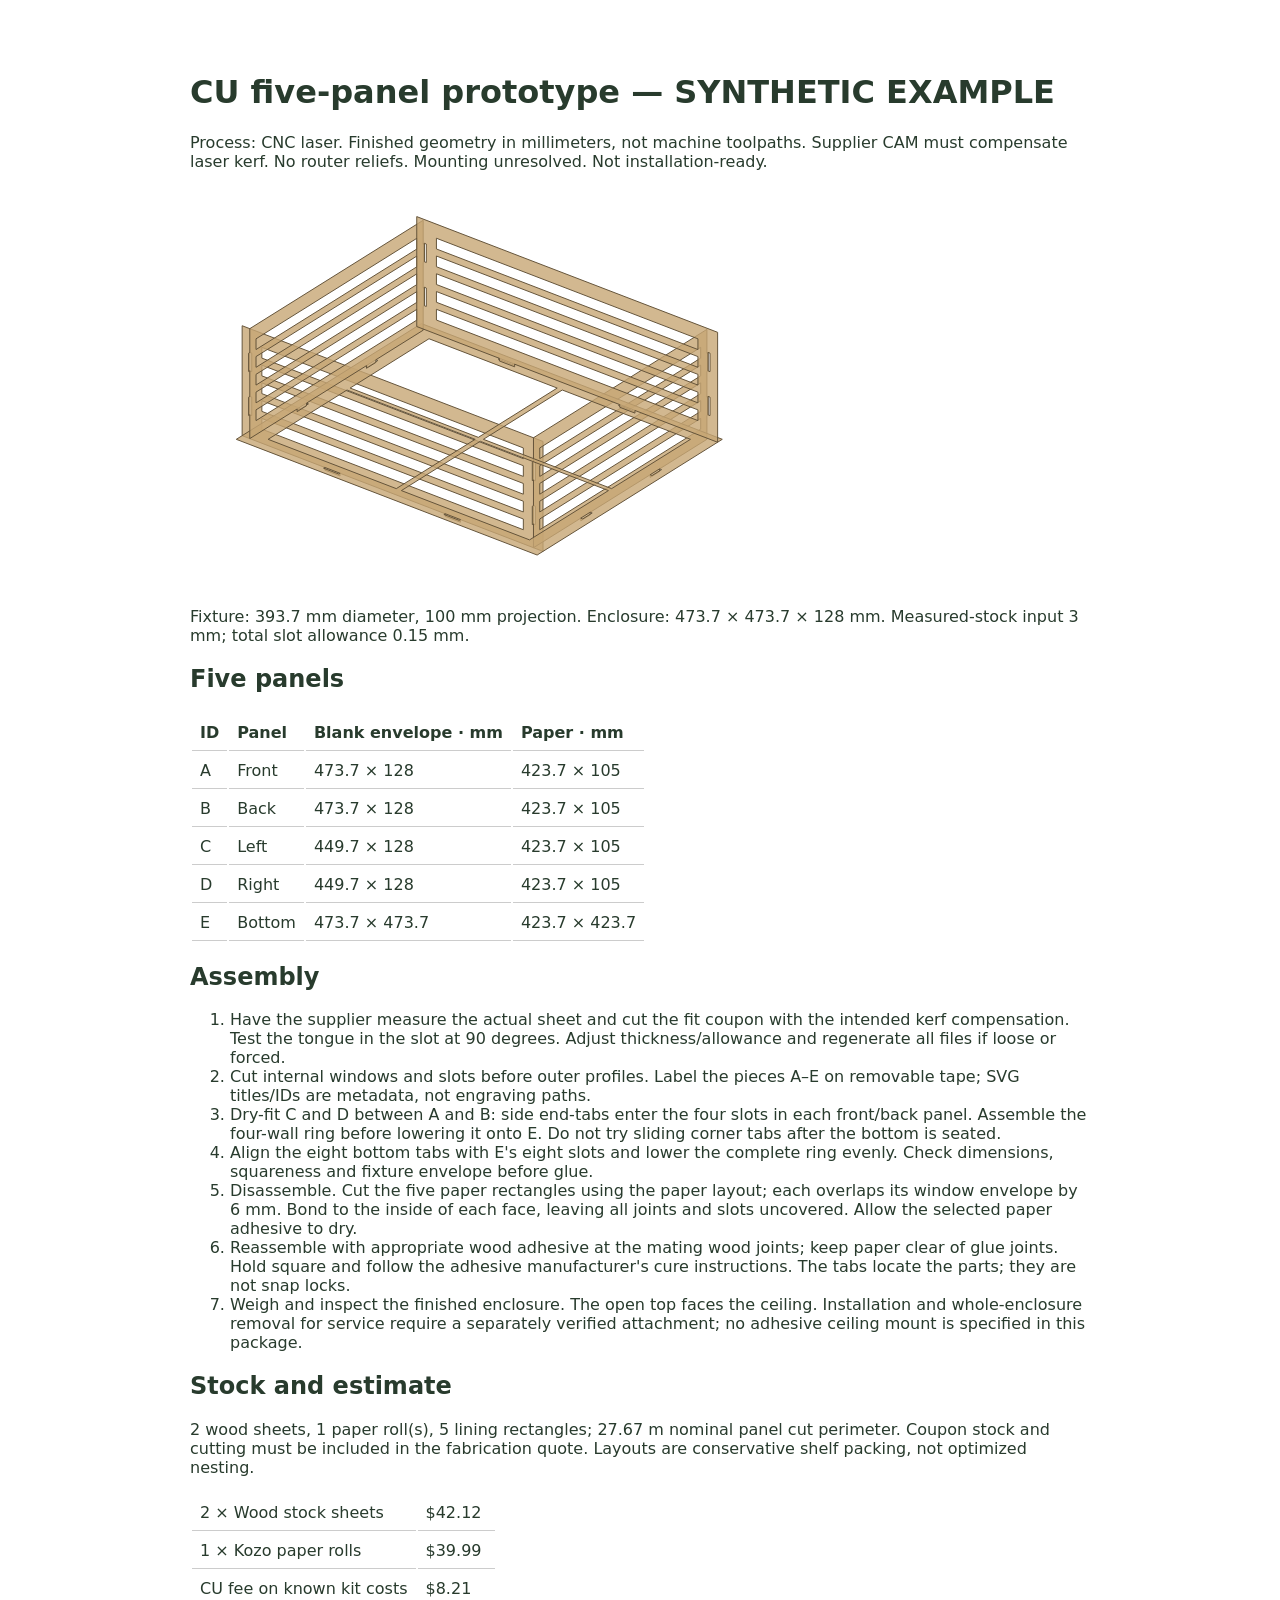
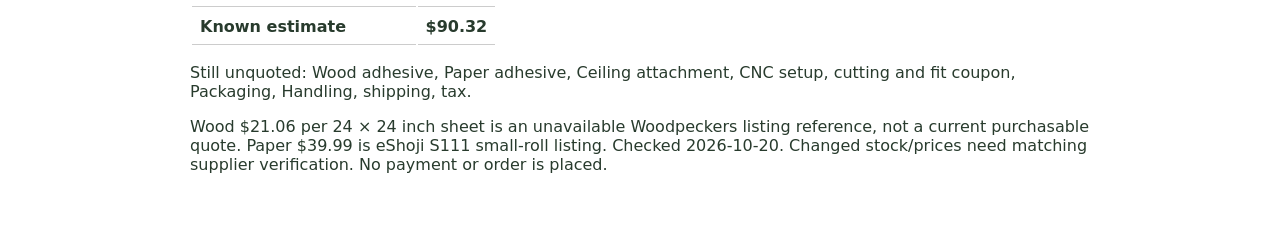
<file: simulations/five-panel-example/assembly-guide.html>
<!doctype html><meta charset="utf-8"><title>CU five-panel prototype</title><style>body{font:16px system-ui;max-width:900px;margin:32px auto;padding:20px;color:#283b2d}svg{max-width:100%;height:auto;max-height:400px}td,th{padding:8px;border-bottom:1px solid #ccc;text-align:left}@media print{button{display:none}}</style><h1>CU five-panel prototype — SYNTHETIC EXAMPLE</h1><p>Process: CNC laser. Finished geometry in millimeters, not machine toolpaths. Supplier CAM must compensate laser kerf. No router reliefs. Mounting unresolved. Not installation-ready.</p><svg role="img" aria-label="Assembled five-panel enclosure, open top" viewBox="0 0 615.8100000000001 409.35" xmlns="http://www.w3.org/2000/svg"><path d="M53.37,141.98 L361.27,260.4 L361.27,372.9 L276.7,340.37 L276.7,343.07 L261.1,337.07 L261.1,334.37 L153.54,293 L153.54,295.7 L137.94,289.7 L137.94,287 L53.37,254.48 Z M61.12,169.26 L63.17,170.05 L63.17,188.94 L61.12,188.15 Z M61.12,214.26 L63.17,215.05 L63.17,233.94 L61.12,233.15 Z M351.48,280.94 L353.52,281.73 L353.52,300.61 L351.48,299.82 Z M351.48,325.94 L353.52,326.73 L353.52,345.61 L351.48,344.82 Z M73.52,164.13 L341.13,267.05 L341.13,278.03 L73.52,175.11 Z M73.52,182.31 L341.13,285.23 L341.13,296.21 L73.52,193.29 Z M73.52,200.49 L341.13,303.41 L341.13,314.39 L73.52,211.47 Z M73.52,218.67 L341.13,321.59 L341.13,332.57 L73.52,229.65 Z M73.52,236.84 L341.13,339.77 L341.13,350.75 L73.52,247.83 Z" fill="#c7a775" fill-opacity=".8" fill-rule="evenodd" stroke="#635239" stroke-width="1"/><path d="M529,145.73 L351.52,256.65 L351.52,281.03 L350.32,281.78 L350.32,300.52 L351.52,299.77 L351.52,326.03 L350.32,326.78 L350.32,345.53 L351.52,344.78 L351.52,369.15 L399.97,338.87 L399.97,341.57 L409.57,335.57 L409.57,332.87 L470.96,294.5 L470.96,297.2 L480.56,291.2 L480.56,288.5 L529,258.23 L529,233.85 L530.21,233.1 L530.21,214.35 L529,215.1 L529,188.85 L530.21,188.1 L530.21,169.35 L529,170.1 Z M522.61,164.13 L357.92,267.05 L357.92,278.03 L522.61,175.11 Z M522.61,182.31 L357.92,285.23 L357.92,296.21 L522.61,193.29 Z M522.61,200.49 L357.92,303.41 L357.92,314.39 L522.61,211.47 Z M522.61,218.67 L357.92,321.59 L357.92,332.57 L522.61,229.65 Z M522.61,236.84 L357.92,339.77 L357.92,350.75 L522.61,247.83 Z" fill="#c7a775" fill-opacity=".8" fill-rule="evenodd" stroke="#635239" stroke-width="1"/><path d="M236.85,139.8 L544.75,258.23 L355.27,376.65 L47.37,258.23 Z M316.6,175.29 L332.3,181.33 L331.04,182.12 L315.34,176.08 Z M439.76,222.66 L455.46,228.7 L454.2,229.49 L438.5,223.45 Z M137.92,286.96 L153.62,293 L152.36,293.79 L136.66,287.75 Z M261.08,334.33 L276.78,340.37 L275.52,341.16 L259.82,335.12 Z M190.19,176.79 L192.23,177.58 L182.57,183.62 L180.53,182.83 Z M119.2,221.16 L121.24,221.95 L111.58,227.99 L109.54,227.2 Z M480.54,288.46 L482.59,289.25 L472.93,295.29 L470.88,294.5 Z M409.55,332.83 L411.6,333.62 L401.94,339.66 L399.89,338.87 Z M244.6,155.3 L375.8,205.76 L295.06,256.23 L163.86,205.76 Z M160.66,207.76 L291.86,258.23 L211.12,308.69 L79.92,258.23 Z M381,207.76 L512.21,258.23 L431.47,308.69 L300.26,258.23 Z M297.06,260.23 L428.26,310.69 L347.52,361.15 L216.32,310.69 Z" fill="#c7a775" fill-opacity=".8" fill-rule="evenodd" stroke="#635239" stroke-width="1"/><path d="M238.65,34.05 L61.17,144.98 L61.17,169.35 L59.97,170.1 L59.97,188.85 L61.17,188.1 L61.17,214.35 L59.97,215.1 L59.97,233.85 L61.17,233.1 L61.17,257.48 L109.61,227.2 L109.61,229.9 L119.21,223.9 L119.21,221.2 L180.61,182.83 L180.61,185.53 L190.21,179.53 L190.21,176.83 L238.65,146.55 L238.65,122.18 L239.85,121.43 L239.85,102.67 L238.65,103.42 L238.65,77.17 L239.85,76.42 L239.85,57.68 L238.65,58.43 Z M232.25,52.45 L67.57,155.38 L67.57,166.36 L232.25,63.43 Z M232.25,70.63 L67.57,173.56 L67.57,184.54 L232.25,81.61 Z M232.25,88.81 L67.57,191.74 L67.57,202.72 L232.25,99.79 Z M232.25,106.99 L67.57,209.92 L67.57,220.9 L232.25,117.97 Z M232.25,125.17 L67.57,228.09 L67.57,239.08 L232.25,136.15 Z" fill="#c7a775" fill-opacity=".8" fill-rule="evenodd" stroke="#635239" stroke-width="1"/><path d="M232.05,30.3 L539.96,148.73 L539.96,261.23 L455.38,228.7 L455.38,231.4 L439.78,225.4 L439.78,222.7 L332.22,181.33 L332.22,184.03 L316.62,178.03 L316.62,175.33 L232.05,142.8 Z M239.8,57.59 L241.85,58.38 L241.85,77.26 L239.8,76.47 Z M239.8,102.59 L241.85,103.38 L241.85,122.26 L239.8,121.47 Z M530.16,169.26 L532.2,170.05 L532.2,188.94 L530.16,188.15 Z M530.16,214.26 L532.2,215.05 L532.2,233.94 L530.16,233.15 Z M252.2,52.45 L519.81,155.38 L519.81,166.36 L252.2,63.43 Z M252.2,70.63 L519.81,173.56 L519.81,184.54 L252.2,81.61 Z M252.2,88.81 L519.81,191.74 L519.81,202.72 L252.2,99.79 Z M252.2,106.99 L519.81,209.92 L519.81,220.9 L252.2,117.97 Z M252.2,125.17 L519.81,228.09 L519.81,239.08 L252.2,136.15 Z" fill="#c7a775" fill-opacity=".8" fill-rule="evenodd" stroke="#635239" stroke-width="1"/></svg><p>Fixture: 393.7 mm diameter, 100 mm projection. Enclosure: 473.7 × 473.7 × 128 mm. Measured-stock input 3 mm; total slot allowance 0.15 mm.</p><h2>Five panels</h2><table><tr><th>ID</th><th>Panel</th><th>Blank envelope · mm</th><th>Paper · mm</th></tr><tr><td>A</td><td>Front</td><td>473.7 × 128</td><td>423.7 × 105</td></tr><tr><td>B</td><td>Back</td><td>473.7 × 128</td><td>423.7 × 105</td></tr><tr><td>C</td><td>Left</td><td>449.7 × 128</td><td>423.7 × 105</td></tr><tr><td>D</td><td>Right</td><td>449.7 × 128</td><td>423.7 × 105</td></tr><tr><td>E</td><td>Bottom</td><td>473.7 × 473.7</td><td>423.7 × 423.7</td></tr></table><h2>Assembly</h2><ol><li>Have the supplier measure the actual sheet and cut the fit coupon with the intended kerf compensation. Test the tongue in the slot at 90 degrees. Adjust thickness/allowance and regenerate all files if loose or forced.</li><li>Cut internal windows and slots before outer profiles. Label the pieces A–E on removable tape; SVG titles/IDs are metadata, not engraving paths.</li><li>Dry-fit C and D between A and B: side end-tabs enter the four slots in each front/back panel. Assemble the four-wall ring before lowering it onto E. Do not try sliding corner tabs after the bottom is seated.</li><li>Align the eight bottom tabs with E's eight slots and lower the complete ring evenly. Check dimensions, squareness and fixture envelope before glue.</li><li>Disassemble. Cut the five paper rectangles using the paper layout; each overlaps its window envelope by 6 mm. Bond to the inside of each face, leaving all joints and slots uncovered. Allow the selected paper adhesive to dry.</li><li>Reassemble with appropriate wood adhesive at the mating wood joints; keep paper clear of glue joints. Hold square and follow the adhesive manufacturer's cure instructions. The tabs locate the parts; they are not snap locks.</li><li>Weigh and inspect the finished enclosure. The open top faces the ceiling. Installation and whole-enclosure removal for service require a separately verified attachment; no adhesive ceiling mount is specified in this package.</li></ol><h2>Stock and estimate</h2><p>2 wood sheets, 1 paper roll(s), 5 lining rectangles; 27.67 m nominal panel cut perimeter. Coupon stock and cutting must be included in the fabrication quote. Layouts are conservative shelf packing, not optimized nesting.</p><table><tr><td>2 × Wood stock sheets</td><td>$42.12</td></tr><tr><td>1 × Kozo paper rolls</td><td>$39.99</td></tr><tr><td>CU fee on known kit costs</td><td>$8.21</td></tr><tr><th>Known estimate</th><th>$90.32</th></tr></table><p>Still unquoted: Wood adhesive, Paper adhesive, Ceiling attachment, CNC setup, cutting and fit coupon, Packaging, Handling, shipping, tax.</p><p>Wood $21.06 per 24 × 24 inch sheet is an unavailable Woodpeckers listing reference, not a current purchasable quote. Paper $39.99 is eShoji S111 small-roll listing. Checked 2026-10-20. Changed stock/prices need matching supplier verification. No payment or order is placed.</p>
</file>
<file: app/styles.css>
:root{--ink:#29382f;--muted:#68736a;--paper:#f5f2e9;--line:#dddccf;--accent:#416347;--wood:#ab8156}*{box-sizing:border-box}body{margin:0;background:var(--paper);color:var(--ink);font:15px/1.55 system-ui,-apple-system,Segoe UI,sans-serif}header{padding:24px 5%;display:flex;align-items:center;gap:28px;border-bottom:1px solid var(--line)}.brand{text-decoration:none;color:var(--ink);font-size:24px;font-weight:800;letter-spacing:2px}.brand span{color:#9f7650}.edition,.eyebrow{font-size:11px;letter-spacing:2px;font-weight:650}.header-actions{margin-left:auto;display:flex;gap:8px}main{max-width:1400px;margin:auto;padding:40px 5%}.intro{padding:10px 0 36px;max-width:650px}.intro h1{font:normal clamp(40px,5vw,64px)/1.04 Georgia,serif;letter-spacing:-2px;margin:18px 0}.intro>p:not(.eyebrow){color:var(--muted);max-width:480px}.tags{display:flex;flex-wrap:wrap;gap:8px;margin-top:20px}.tags span{border:1px solid var(--line);border-radius:20px;padding:5px 12px;font-size:12px}.studio{display:grid;grid-template-columns:380px minmax(0,1fr);gap:24px;align-items:start}.card{background:#fffef9;border:1px solid var(--line);border-radius:14px;padding:24px;margin-bottom:18px}.section-title{display:flex;align-items:center;gap:12px;margin-bottom:20px}.number{border:1px solid #bdc7b9;border-radius:50%;width:30px;height:30px;text-align:center;line-height:28px;font-size:11px}.card h2{font:normal 24px/1.2 Georgia,serif;margin:0}.row{display:grid;grid-template-columns:1fr 1fr;gap:12px}.triple{grid-template-columns:1fr 1fr 1fr}label{display:block;font-size:12px;font-weight:600;margin:0 0 16px}input,select,textarea{font:inherit;font-size:14px;border:1px solid #c9cec2;border-radius:6px;background:#fff;padding:10px;width:100%;margin-top:6px;color:var(--ink)}input[type=checkbox]{width:17px;height:17px;flex-shrink:0;margin:2px 0 0}input:focus,select:focus,textarea:focus,button:focus-visible,summary:focus-visible{outline:3px solid #a5b49b;outline-offset:2px}.check{display:flex;gap:10px;font-weight:400}.hint{font-size:12px;color:var(--muted)}button{font:inherit;border:1px solid #c4cbbb;border-radius:7px;padding:9px 14px;background:transparent;color:var(--ink);cursor:pointer}button:hover{background:#e8ecdf}button:disabled{opacity:.5;cursor:not-allowed}.primary{background:var(--accent);color:white;width:100%;border:0;margin-top:8px;padding:14px;text-align:left}.primary span{float:right}.primary:hover{background:#2f5036}.button-stack{display:grid;gap:10px}details{border-top:1px solid var(--line);padding-top:12px;margin:12px 0 20px}summary{cursor:pointer;font-size:13px;font-weight:600}.upload{padding:12px;background:#eef0e7;border-radius:8px}.upload input{font-size:12px;background:none;border:0;padding:0}canvas{width:100%;height:auto;display:block;background:#e8e7df;border-radius:6px;touch-action:none}#photoStatus{font-size:12px}.preview{background:linear-gradient(130deg,#e9ecdf,#e0e4d3);border:1px solid #d6dacb;border-radius:16px;padding:24px;margin-bottom:18px}.preview-top{display:flex;justify-content:space-between;font-size:11px;letter-spacing:1px}.preview svg{display:block;width:100%;height:430px}.view-buttons{display:flex;justify-content:center;gap:6px;flex-wrap:wrap}.view-buttons button{font-size:12px;background:#f7f8ed;border:0}.view-buttons button.active{background:var(--ink);color:white}.metrics{display:flex;justify-content:space-around;border-top:1px solid #cbd0c0;margin-top:22px;padding-top:16px}.metrics strong{display:block;font:26px Georgia,serif}.metrics span{font-size:10px;letter-spacing:1px}.status{border-left:4px solid #b69052}.status li{font-size:13px;margin:8px 0}.status ul{padding-left:18px}.bom-row{display:grid;grid-template-columns:1fr 86px;gap:15px;border-bottom:1px solid var(--line);padding:14px 0}.bom-row a{color:var(--accent);font-size:14px;font-weight:600}.bom-row small{display:block;color:var(--muted);font-size:11px;margin-top:4px}.bom-row label{margin:0}.total{font:28px Georgia,serif;margin-top:18px}.error{color:#a12d29;font-size:13px}table{border-collapse:collapse;width:100%;font-size:12px;margin:16px 0}td,th{border-bottom:1px solid var(--line);padding:8px;text-align:left}th{color:var(--muted)}.step{padding:22px 0;border-bottom:1px solid var(--line);display:grid;grid-template-columns:150px 1fr;gap:20px;align-items:center}.step svg{width:150px;height:130px}.step h3{font:20px Georgia,serif;margin:0 0 8px}.step p{font-size:13px;margin:0}.stock{font-size:12px;background:#f0f1e8;padding:10px;border-radius:6px;margin:6px 0}footer{padding:40px 5%;border-top:1px solid var(--line);font-size:12px;color:var(--muted)}footer a{color:var(--accent)}#notice{position:fixed;bottom:22px;left:50%;transform:translateX(-50%);background:#29382f;color:white;border-radius:8px;padding:12px 20px;display:none;max-width:90%;z-index:2}#printBook{display:none}@media(max-width:900px){.studio{grid-template-columns:1fr}.edition{display:none}.header-actions button{font-size:12px;padding:8px}.preview svg{height:350px}.intro h1{font-size:48px}}@media(max-width:450px){header{gap:10px}.brand{font-size:19px}.card{padding:18px}.step{grid-template-columns:100px 1fr;gap:10px}.step svg{width:100px}.row.triple{gap:6px}}@media print{body>header,body>main,body>footer,#notice{display:none!important}#printBook{display:block;color:#222;background:white;font:11pt/1.45 Arial,sans-serif}.print-page{break-after:page;padding:8mm}.print-page:last-child{break-after:auto}.print-page h1{font:32pt Georgia,serif}.print-page h2{font:24pt Georgia,serif}.print-page svg{max-height:110mm;width:100%}.print-page .step{break-inside:avoid}.print-page .step svg{width:140px;height:110px}.print-page .step{grid-template-columns:140px 1fr}.print-page a{color:#222;overflow-wrap:anywhere}.print-page small{font-size:8pt}.print-page table{font-size:10pt}.print-page .stock{background:white;border:1px solid #aaa}.print-page .hint{color:#444}@page{size:A4;margin:10mm}}
</file>
